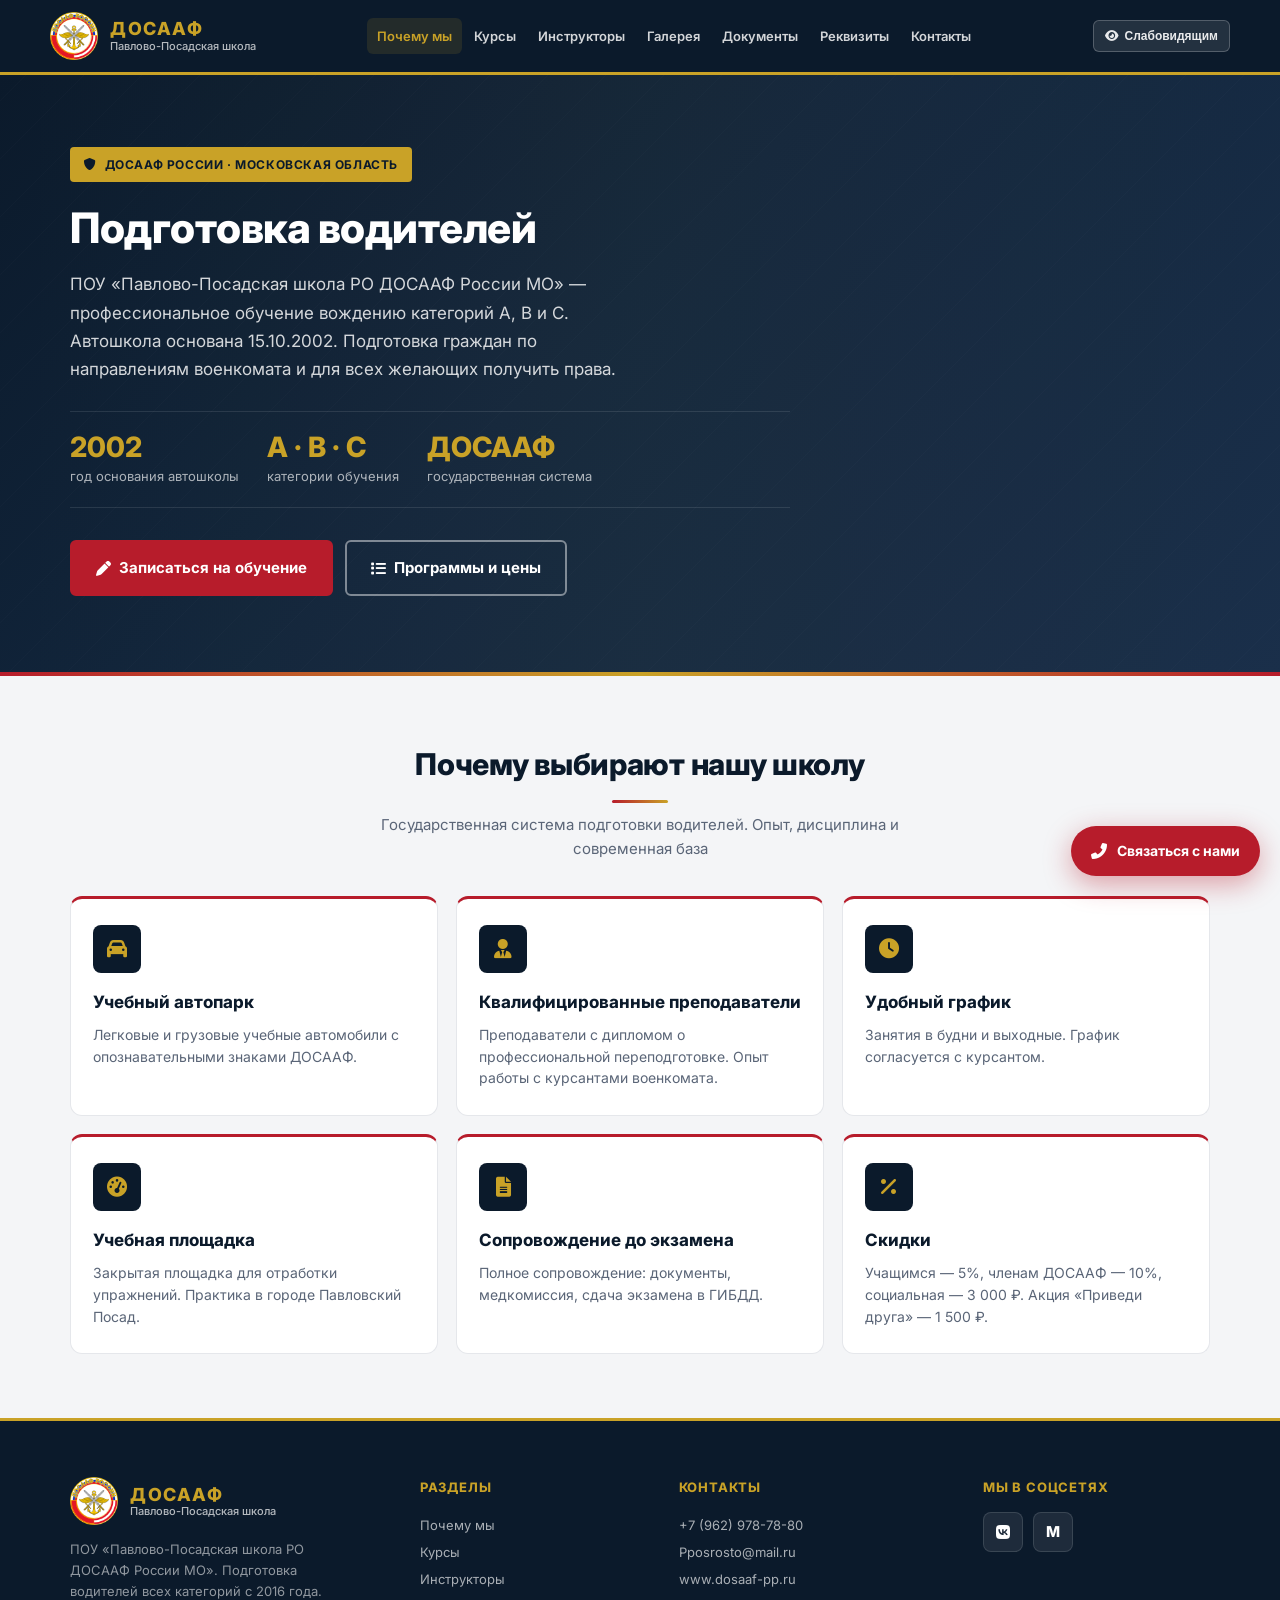
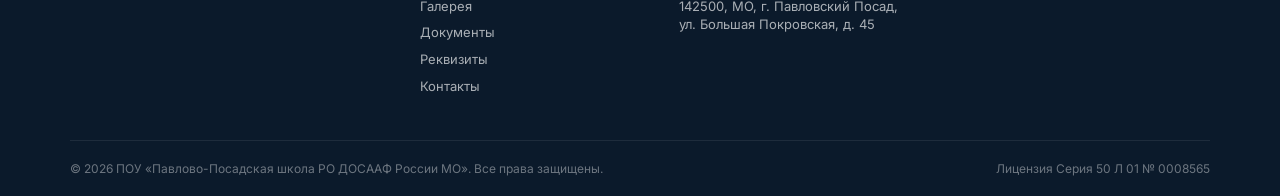
<file: index.html>
<!DOCTYPE html>
<html lang="ru">
<head>
  <meta charset="UTF-8">
  <meta name="viewport" content="width=device-width, initial-scale=1.0">
  <title>ПОУ «Павлово-Посадская школа РО ДОСААФ России МО»</title>
  <link rel="preconnect" href="https://fonts.googleapis.com">
  <link rel="preconnect" href="https://fonts.gstatic.com" crossorigin>
  <link href="https://fonts.googleapis.com/css2?family=Inter:opsz,wght@14..32,400;14..32,500;14..32,600;14..32,700;14..32,800&display=swap" rel="stylesheet">
  <link rel="stylesheet" href="https://cdnjs.cloudflare.com/ajax/libs/font-awesome/6.0.0-beta3/css/all.min.css">
  <link rel="stylesheet" href="style.css">
</head>
<body>
  <header>
    <div class="container header-inner">
      <a href="index.html" class="logo">
        <img src="images/dosaaf-logo.png" alt="Логотип ДОСААФ">
        <div class="logo-text-block">
          <span class="logo-title">ДОСААФ</span>
          <span class="logo-sub">Павлово-Посадская школа</span>
        </div>
      </a>
      <nav class="nav-desktop">
        <a href="index.html" class="active">Почему мы</a>
        <a href="courses.html">Курсы</a>
        <a href="instructors.html">Инструкторы</a>
        <a href="gallery.html">Галерея</a>
        <a href="documents.html">Документы</a>
        <a href="requisites.html">Реквизиты</a>
        <a href="contacts.html">Контакты</a>
      </nav>
      <div class="header-actions">
        <button type="button" class="a11y-toggle" id="a11yToggle" aria-pressed="false" title="Версия для слабовидящих">
        <i class="fas fa-eye" aria-hidden="true"></i>
        <span class="label">Слабовидящим</span>
      </button>
        <button class="burger" id="burger" aria-label="Меню" aria-expanded="false">
        <span></span><span></span><span></span>
      </button>
      </div>
    </div>
    <div class="mobile-menu" id="mobileMenu">
      <nav class="mobile-nav">
        <a href="index.html" class="active">Почему мы</a>
        <a href="courses.html">Курсы</a>
        <a href="instructors.html">Инструкторы</a>
        <a href="gallery.html">Галерея</a>
        <a href="documents.html">Документы</a>
        <a href="requisites.html">Реквизиты</a>
        <a href="contacts.html">Контакты</a>
        <div class="mobile-nav-phone">
          <a href="tel:+79629787880"><i class="fas fa-phone-alt"></i> +7 (962) 978-78-80</a>
        </div>
      </nav>
    </div>
  </header>

  <section class="hero">
    <div class="container hero-grid">
      <div class="hero-content">
        <div class="hero-badge">
          <i class="fas fa-shield-alt"></i> ДОСААФ России · Московская область
        </div>
        <h1 class="hero-title">
          Подготовка водителей
        </h1>
        <p class="hero-text">
          ПОУ «Павлово-Посадская школа РО ДОСААФ России МО» — профессиональное обучение вождению категорий A, B и C. Автошкола основана 15.10.2002. Подготовка граждан по направлениям военкомата и для всех желающих получить права.
        </p>
        <div class="hero-stats">
          <div class="stat-item">
            <h3>2002</h3>
            <p>год основания автошколы</p>
          </div>
          <div class="stat-item">
            <h3>A · B · C</h3>
            <p>категории обучения</p>
          </div>
          <div class="stat-item">
            <h3>ДОСААФ</h3>
            <p>государственная система</p>
          </div>
        </div>
        <div class="hero-buttons">
          <a href="contacts.html" class="btn">
            <i class="fas fa-pen"></i> Записаться на обучение
          </a>
          <a href="courses.html" class="btn btn-outline">
            <i class="fas fa-list"></i> Программы и цены
          </a>
        </div>
      </div>
    </div>
  </section>

  <section class="features" id="features">
    <div class="container">
      <h2 class="section-title">Почему выбирают нашу школу</h2>
      <p class="section-subtitle">Государственная система подготовки водителей. Опыт, дисциплина и современная база</p>

      <div class="features-grid">
        <div class="feature-card reveal reveal-delay-1">
          <div class="feature-icon"><i class="fas fa-car"></i></div>
          <h3>Учебный автопарк</h3>
          <p>Легковые и грузовые учебные автомобили с опознавательными знаками ДОСААФ.</p>
        </div>
        <div class="feature-card reveal reveal-delay-2">
          <div class="feature-icon"><i class="fas fa-user-tie"></i></div>
          <h3>Квалифицированные преподаватели</h3>
          <p>Преподаватели с дипломом о профессиональной переподготовке. Опыт работы с курсантами военкомата.</p>
        </div>
        <div class="feature-card reveal reveal-delay-3">
          <div class="feature-icon"><i class="fas fa-clock"></i></div>
          <h3>Удобный график</h3>
          <p>Занятия в будни и выходные. График согласуется с курсантом.</p>
        </div>
        <div class="feature-card reveal reveal-delay-4">
          <div class="feature-icon"><i class="fas fa-tachometer-alt"></i></div>
          <h3>Учебная площадка</h3>
          <p>Закрытая площадка для отработки упражнений. Практика в городе Павловский Посад.</p>
        </div>
        <div class="feature-card reveal reveal-delay-5">
          <div class="feature-icon"><i class="fas fa-file-alt"></i></div>
          <h3>Сопровождение до экзамена</h3>
          <p>Полное сопровождение: документы, медкомиссия, сдача экзамена в ГИБДД.</p>
        </div>
        <div class="feature-card reveal reveal-delay-6">
          <div class="feature-icon"><i class="fas fa-percent"></i></div>
          <h3>Скидки</h3>
          <p>Учащимся — 5%, членам ДОСААФ — 10%, социальная — 3 000 ₽. Акция «Приведи друга» — 1 500 ₽.</p>
        </div>
      </div>
    </div>
  </section>

  <footer>
    <div class="container">
      <div class="footer-grid">
        <div class="footer-brand">
          <a href="index.html" class="logo">
            <img src="images/dosaaf-logo.png" alt="Логотип ДОСААФ">
            <div class="logo-text-block">
              <span class="logo-title">ДОСААФ</span>
              <span class="logo-sub">Павлово-Посадская школа</span>
            </div>
          </a>
          <p>ПОУ «Павлово-Посадская школа РО ДОСААФ России МО». Подготовка водителей всех категорий с 2016 года.</p>
        </div>

        <div class="footer-links">
          <h4>Разделы</h4>
                              <a href="index.html">Почему мы</a>
          <a href="courses.html">Курсы</a>
          <a href="instructors.html">Инструкторы</a>
          <a href="gallery.html">Галерея</a>
          <a href="documents.html">Документы</a>
          <a href="requisites.html">Реквизиты</a>
          <a href="contacts.html">Контакты</a>
</div>

        <div class="footer-links">
          <h4>Контакты</h4>
          <a href="tel:+79629787880">+7 (962) 978-78-80</a>
          <a href="mailto:Pposrosto@mail.ru">Pposrosto@mail.ru</a>
          <a href="https://www.dosaaf-pp.ru" target="_blank">www.dosaaf-pp.ru</a>
          <a href="contacts.html">142500, МО, г. Павловский Посад,<br>ул. Большая Покровская, д. 45</a>
        </div>

        <div class="footer-links">
          <h4>Мы в соцсетях</h4>
          <div class="footer-social">
            <a href="https://vk.ru/ppdosaaf" target="_blank" rel="noopener" aria-label="ВКонтакте"><i class="fab fa-vk"></i></a>
            <a href="https://max.ru/" target="_blank" rel="noopener" class="social-max" aria-label="MAX" title="MAX: +7 (962) 978-78-80"><span class="max-icon">M</span></a>
          </div>
        </div>
      </div>

      <div class="footer-bottom">
        <div>© 2026 ПОУ «Павлово-Посадская школа РО ДОСААФ России МО». Все права защищены.</div>
        <div>Лицензия Серия 50 Л 01 № 0008565</div>
      </div>
    </div>
  </footer>

  <script>
    (function () {
      const burger = document.getElementById('burger');
      const mobileMenu = document.getElementById('mobileMenu');
      if (burger && mobileMenu) {
        function closeMenu() {
          burger.classList.remove('active');
          mobileMenu.classList.remove('open');
          burger.setAttribute('aria-expanded', 'false');
          document.body.style.overflow = '';
        }
        function openMenu() {
          burger.classList.add('active');
          mobileMenu.classList.add('open');
          burger.setAttribute('aria-expanded', 'true');
          document.body.style.overflow = 'hidden';
        }
        burger.addEventListener('click', function () {
          mobileMenu.classList.contains('open') ? closeMenu() : openMenu();
        });
        mobileMenu.addEventListener('click', function (e) {
          if (e.target === mobileMenu) closeMenu();
        });
        mobileMenu.querySelectorAll('a').forEach(function (l) { l.addEventListener('click', closeMenu); });
        document.addEventListener('keydown', function (e) { if (e.key === 'Escape') closeMenu(); });
      }
      const header = document.querySelector('header');
      if (header) {
        window.addEventListener('scroll', function () {
          header.classList.toggle('scrolled', window.scrollY > 20);
        }, { passive: true });
      }
      const reveals = document.querySelectorAll('.reveal');
      if (reveals.length && 'IntersectionObserver' in window) {
        const io = new IntersectionObserver(function (entries) {
          entries.forEach(function (e) {
            if (e.isIntersecting) { e.target.classList.add('visible'); io.unobserve(e.target); }
          });
        }, { threshold: 0.12, rootMargin: '0px 0px -40px 0px' });
        reveals.forEach(function (el) { io.observe(el); });
      } else {
        reveals.forEach(function (el) { el.classList.add('visible'); });
      }
      // Accessibility — simple B/W toggle
      (function () {
        var btn = document.getElementById('a11yToggle');
        if (!btn) return;
        var KEY = 'dosaaf-a11y';
        function apply(on) {
          document.body.classList.toggle('a11y-mode', on);
          btn.setAttribute('aria-pressed', on ? 'true' : 'false');
          var label = btn.querySelector('.label');
          if (label) label.textContent = on ? 'Обычная' : 'Слабовидящим';
          try { localStorage.setItem(KEY, on ? '1' : '0'); } catch (e) {}
        }
        try { if (localStorage.getItem(KEY) === '1') apply(true); } catch (e) {}
        btn.addEventListener('click', function () {
          apply(!document.body.classList.contains('a11y-mode'));
        });
      })();

    })();
  </script>

  <a href="contacts.html" class="fab-contact" aria-label="Связаться с нами">
    <i class="fas fa-phone-alt"></i>
    <span>Связаться с нами</span>
  </a>

</body>
</html>
</file>
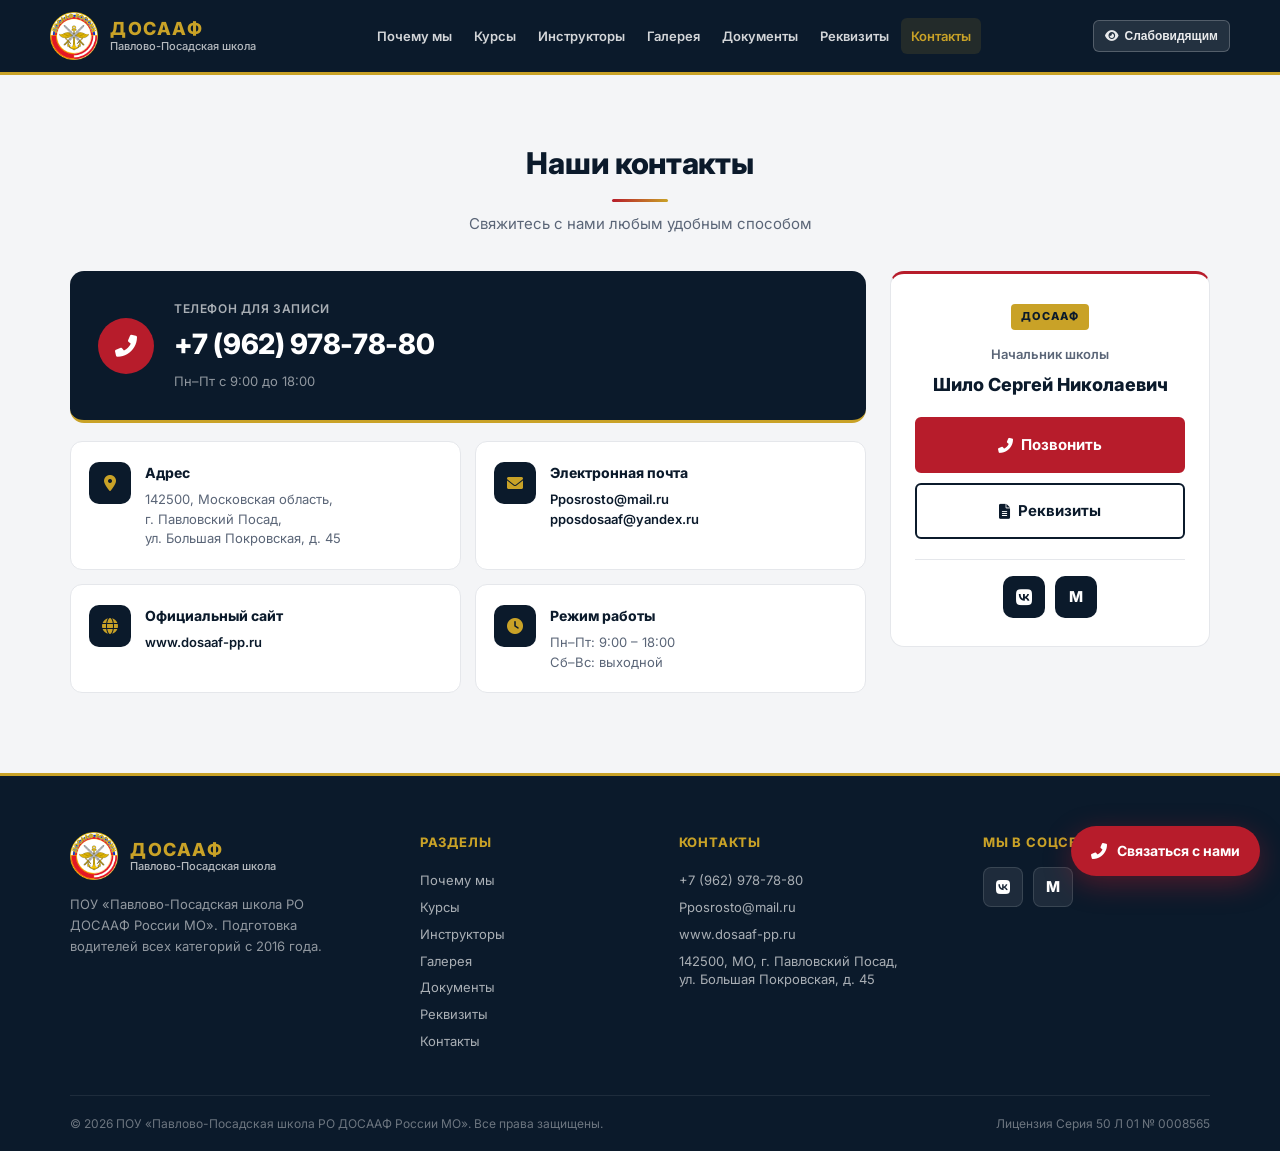
<file: contacts.html>
<!DOCTYPE html>
<html lang="ru">
<head>
  <meta charset="UTF-8">
  <meta name="viewport" content="width=device-width, initial-scale=1.0">
  <title>Контакты — ПОУ «Павлово-Посадская школа РО ДОСААФ России МО»</title>
  <link rel="preconnect" href="https://fonts.googleapis.com">
  <link rel="preconnect" href="https://fonts.gstatic.com" crossorigin>
  <link href="https://fonts.googleapis.com/css2?family=Inter:opsz,wght@14..32,400;14..32,500;14..32,600;14..32,700;14..32,800&display=swap" rel="stylesheet">
  <link rel="stylesheet" href="https://cdnjs.cloudflare.com/ajax/libs/font-awesome/6.0.0-beta3/css/all.min.css">
  <link rel="stylesheet" href="style.css">
</head>
<body>
  <header>
    <div class="container header-inner">
      <a href="index.html" class="logo">
        <img src="images/dosaaf-logo.png" alt="Логотип ДОСААФ">
        <div class="logo-text-block">
          <span class="logo-title">ДОСААФ</span>
          <span class="logo-sub">Павлово-Посадская школа</span>
        </div>
      </a>
      <nav class="nav-desktop">
        <a href="index.html">Почему мы</a>
        <a href="courses.html">Курсы</a>
        <a href="instructors.html">Инструкторы</a>
        <a href="gallery.html">Галерея</a>
        <a href="documents.html">Документы</a>
        <a href="requisites.html">Реквизиты</a>
        <a href="contacts.html" class="active">Контакты</a>
      </nav>
      <div class="header-actions">
        <button type="button" class="a11y-toggle" id="a11yToggle" aria-pressed="false" title="Версия для слабовидящих">
        <i class="fas fa-eye" aria-hidden="true"></i>
        <span class="label">Слабовидящим</span>
      </button>
        <button class="burger" id="burger" aria-label="Меню" aria-expanded="false">
        <span></span><span></span><span></span>
      </button>
      </div>
    </div>
    <div class="mobile-menu" id="mobileMenu">
      <nav class="mobile-nav">
        <a href="index.html">Почему мы</a>
        <a href="courses.html">Курсы</a>
        <a href="instructors.html">Инструкторы</a>
        <a href="gallery.html">Галерея</a>
        <a href="documents.html">Документы</a>
        <a href="requisites.html">Реквизиты</a>
        <a href="contacts.html" class="active">Контакты</a>
        <div class="mobile-nav-phone">
          <a href="tel:+79629787880"><i class="fas fa-phone-alt"></i> +7 (962) 978-78-80</a>
        </div>
      </nav>
    </div>
  </header>

  <section class="contact">
    <div class="container">
      <h2 class="section-title">Наши контакты</h2>
      <p class="section-subtitle">Свяжитесь с нами любым удобным способом</p>

      <div class="contacts-layout">
        <div class="contacts-main reveal">
          <div class="contact-hero-card">
            <div class="contact-hero-icon"><i class="fas fa-phone-alt"></i></div>
            <div>
              <div class="contact-hero-label">Телефон для записи</div>
              <a href="tel:+79629787880" class="contact-hero-value">+7 (962) 978-78-80</a>
              <p class="contact-hero-hint">Пн–Пт с 9:00 до 18:00</p>
            </div>
          </div>

          <div class="contacts-grid-modern">
            <div class="contact-item">
              <div class="contact-item-icon"><i class="fas fa-map-marker-alt"></i></div>
              <div>
                <h3>Адрес</h3>
                <p>142500, Московская область,<br>г. Павловский Посад,<br>ул. Большая Покровская, д. 45</p>
              </div>
            </div>
            <div class="contact-item">
              <div class="contact-item-icon"><i class="fas fa-envelope"></i></div>
              <div>
                <h3>Электронная почта</h3>
                <p><a href="mailto:Pposrosto@mail.ru">Pposrosto@mail.ru</a><br>
                <a href="mailto:pposdosaaf@yandex.ru">pposdosaaf@yandex.ru</a></p>
              </div>
            </div>
            <div class="contact-item">
              <div class="contact-item-icon"><i class="fas fa-globe"></i></div>
              <div>
                <h3>Официальный сайт</h3>
                <p><a href="https://www.dosaaf-pp.ru" target="_blank" rel="noopener">www.dosaaf-pp.ru</a></p>
              </div>
            </div>
            <div class="contact-item">
              <div class="contact-item-icon"><i class="fas fa-clock"></i></div>
              <div>
                <h3>Режим работы</h3>
                <p>Пн–Пт: 9:00 – 18:00<br>Сб–Вс: выходной</p>
              </div>
            </div>
          </div>
        </div>

        <aside class="contacts-aside reveal reveal-delay-2">
          <div class="contacts-aside-card">
            <div class="contacts-aside-badge">ДОСААФ</div>
            <h3>Начальник школы</h3>
            <p class="contacts-aside-name">Шило Сергей Николаевич</p>
            <a href="tel:+79629787880" class="btn contacts-aside-btn">
              <i class="fas fa-phone-alt"></i> Позвонить
            </a>
            <a href="requisites.html" class="btn btn-outline contacts-aside-btn">
              <i class="fas fa-file-alt"></i> Реквизиты
            </a>
            <div class="contacts-aside-social">
              <a href="https://vk.ru/ppdosaaf" target="_blank" rel="noopener" aria-label="ВКонтакте"><i class="fab fa-vk"></i></a>
              <a href="https://max.ru/" target="_blank" rel="noopener" class="social-max" aria-label="MAX"><span class="max-icon">M</span></a>
            </div>
          </div>
        </aside>
      </div>
    </div>
  </section>

  <footer>
    <div class="container">
      <div class="footer-grid">
        <div class="footer-brand">
          <a href="index.html" class="logo">
            <img src="images/dosaaf-logo.png" alt="Логотип ДОСААФ">
            <div class="logo-text-block">
              <span class="logo-title">ДОСААФ</span>
              <span class="logo-sub">Павлово-Посадская школа</span>
            </div>
          </a>
          <p>ПОУ «Павлово-Посадская школа РО ДОСААФ России МО». Подготовка водителей всех категорий с 2016 года.</p>
        </div>
        <div class="footer-links">
          <h4>Разделы</h4>
                              <a href="index.html">Почему мы</a>
          <a href="courses.html">Курсы</a>
          <a href="instructors.html">Инструкторы</a>
          <a href="gallery.html">Галерея</a>
          <a href="documents.html">Документы</a>
          <a href="requisites.html">Реквизиты</a>
          <a href="contacts.html">Контакты</a>
</div>
        <div class="footer-links">
          <h4>Контакты</h4>
          <a href="tel:+79629787880">+7 (962) 978-78-80</a>
          <a href="mailto:Pposrosto@mail.ru">Pposrosto@mail.ru</a>
          <a href="https://www.dosaaf-pp.ru" target="_blank">www.dosaaf-pp.ru</a>
          <a href="contacts.html">142500, МО, г. Павловский Посад,<br>ул. Большая Покровская, д. 45</a>
        </div>
        <div class="footer-links">
          <h4>Мы в соцсетях</h4>
          <div class="footer-social">
            <a href="https://vk.ru/ppdosaaf" target="_blank" rel="noopener" aria-label="ВКонтакте"><i class="fab fa-vk"></i></a>
            <a href="https://max.ru/" target="_blank" rel="noopener" class="social-max" aria-label="MAX" title="MAX: +7 (962) 978-78-80"><span class="max-icon">M</span></a>
          </div>
        </div>
      </div>
      <div class="footer-bottom">
        <div>© 2026 ПОУ «Павлово-Посадская школа РО ДОСААФ России МО». Все права защищены.</div>
        <div>Лицензия Серия 50 Л 01 № 0008565</div>
      </div>
    </div>
  </footer>

  <script>
    (function () {
      const burger = document.getElementById('burger');
      const mobileMenu = document.getElementById('mobileMenu');
      if (burger && mobileMenu) {
        function closeMenu() {
          burger.classList.remove('active');
          mobileMenu.classList.remove('open');
          burger.setAttribute('aria-expanded', 'false');
          document.body.style.overflow = '';
        }
        function openMenu() {
          burger.classList.add('active');
          mobileMenu.classList.add('open');
          burger.setAttribute('aria-expanded', 'true');
          document.body.style.overflow = 'hidden';
        }
        burger.addEventListener('click', function () {
          mobileMenu.classList.contains('open') ? closeMenu() : openMenu();
        });
        mobileMenu.addEventListener('click', function (e) {
          if (e.target === mobileMenu) closeMenu();
        });
        mobileMenu.querySelectorAll('a').forEach(function (l) { l.addEventListener('click', closeMenu); });
        document.addEventListener('keydown', function (e) { if (e.key === 'Escape') closeMenu(); });
      }
      const header = document.querySelector('header');
      if (header) {
        window.addEventListener('scroll', function () {
          header.classList.toggle('scrolled', window.scrollY > 20);
        }, { passive: true });
      }
      const reveals = document.querySelectorAll('.reveal');
      if (reveals.length && 'IntersectionObserver' in window) {
        const io = new IntersectionObserver(function (entries) {
          entries.forEach(function (e) {
            if (e.isIntersecting) { e.target.classList.add('visible'); io.unobserve(e.target); }
          });
        }, { threshold: 0.12, rootMargin: '0px 0px -40px 0px' });
        reveals.forEach(function (el) { io.observe(el); });
      } else {
        reveals.forEach(function (el) { el.classList.add('visible'); });
      }
      // Accessibility — simple B/W toggle
      (function () {
        var btn = document.getElementById('a11yToggle');
        if (!btn) return;
        var KEY = 'dosaaf-a11y';
        function apply(on) {
          document.body.classList.toggle('a11y-mode', on);
          btn.setAttribute('aria-pressed', on ? 'true' : 'false');
          var label = btn.querySelector('.label');
          if (label) label.textContent = on ? 'Обычная' : 'Слабовидящим';
          try { localStorage.setItem(KEY, on ? '1' : '0'); } catch (e) {}
        }
        try { if (localStorage.getItem(KEY) === '1') apply(true); } catch (e) {}
        btn.addEventListener('click', function () {
          apply(!document.body.classList.contains('a11y-mode'));
        });
      })();

    })();
  </script>

  <a href="contacts.html" class="fab-contact" aria-label="Связаться с нами">
    <i class="fas fa-phone-alt"></i>
    <span>Связаться с нами</span>
  </a>

</body>
</html>
</file>
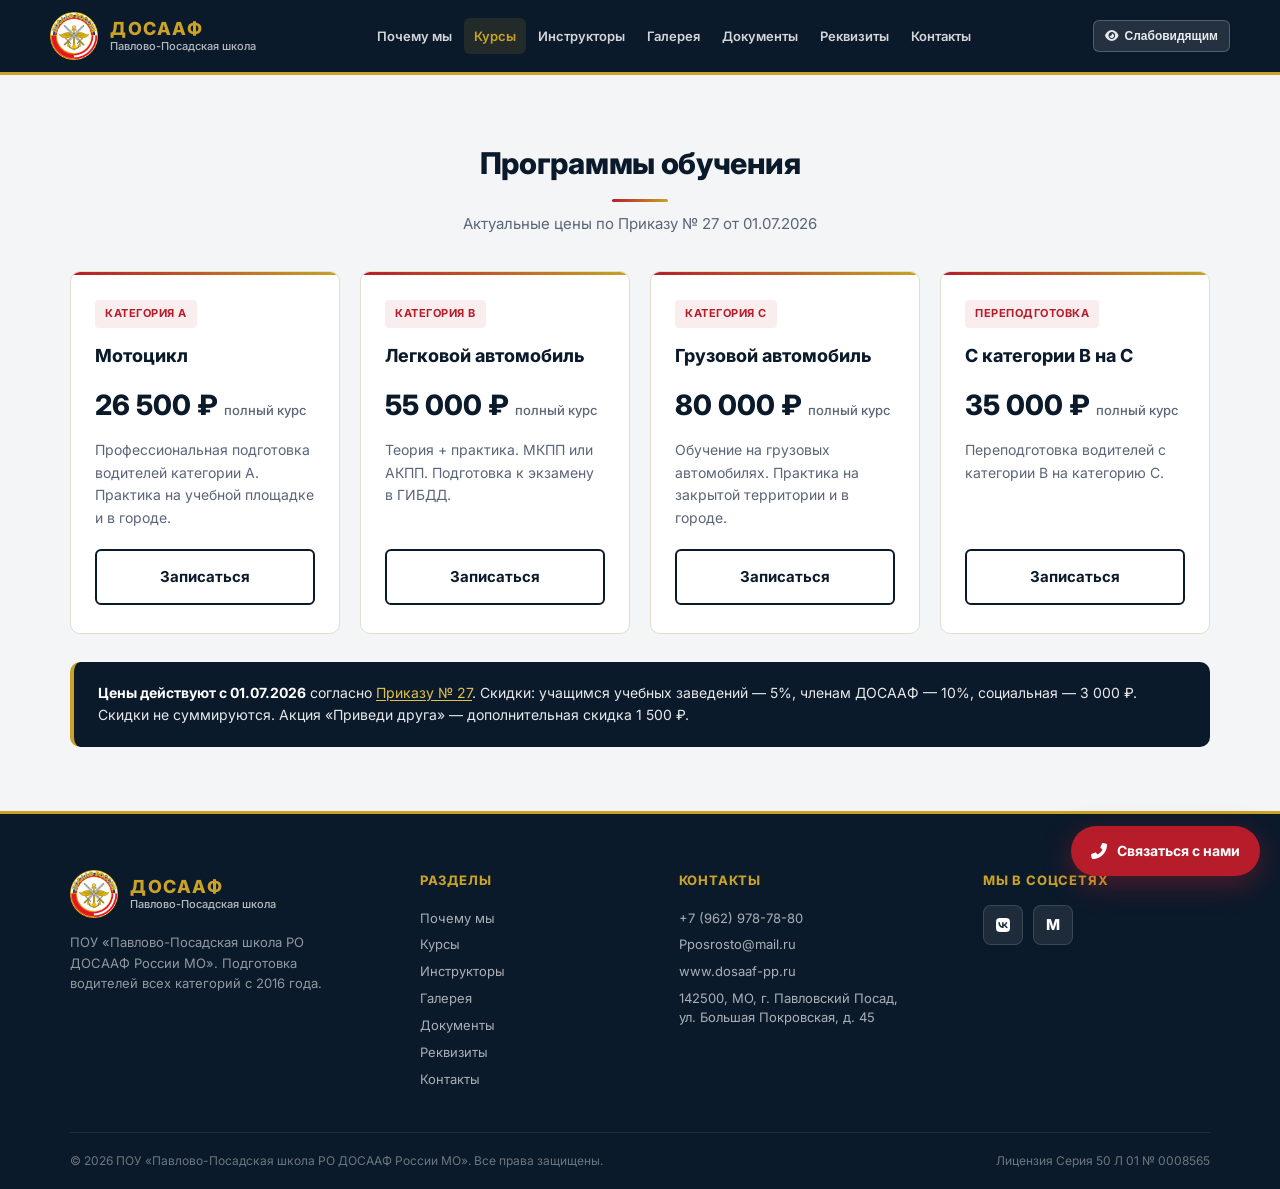
<file: courses.html>
<!DOCTYPE html>
<html lang="ru">
<head>
  <meta charset="UTF-8">
  <meta name="viewport" content="width=device-width, initial-scale=1.0">
  <title>Курсы — ПОУ «Павлово-Посадская школа РО ДОСААФ России МО»</title>
  <link rel="preconnect" href="https://fonts.googleapis.com">
  <link rel="preconnect" href="https://fonts.gstatic.com" crossorigin>
  <link href="https://fonts.googleapis.com/css2?family=Inter:opsz,wght@14..32,400;14..32,500;14..32,600;14..32,700;14..32,800&display=swap" rel="stylesheet">
  <link rel="stylesheet" href="https://cdnjs.cloudflare.com/ajax/libs/font-awesome/6.0.0-beta3/css/all.min.css">
  <link rel="stylesheet" href="style.css">
</head>
<body>
  <header>
    <div class="container header-inner">
      <a href="index.html" class="logo">
        <img src="images/dosaaf-logo.png" alt="Логотип ДОСААФ">
        <div class="logo-text-block">
          <span class="logo-title">ДОСААФ</span>
          <span class="logo-sub">Павлово-Посадская школа</span>
        </div>
      </a>
      <nav class="nav-desktop">
        <a href="index.html">Почему мы</a>
        <a href="courses.html" class="active">Курсы</a>
        <a href="instructors.html">Инструкторы</a>
        <a href="gallery.html">Галерея</a>
        <a href="documents.html">Документы</a>
        <a href="requisites.html">Реквизиты</a>
        <a href="contacts.html">Контакты</a>
      </nav>
      <div class="header-actions">
        <button type="button" class="a11y-toggle" id="a11yToggle" aria-pressed="false" title="Версия для слабовидящих">
        <i class="fas fa-eye" aria-hidden="true"></i>
        <span class="label">Слабовидящим</span>
      </button>
        <button class="burger" id="burger" aria-label="Меню" aria-expanded="false">
        <span></span><span></span><span></span>
      </button>
      </div>
    </div>
    <div class="mobile-menu" id="mobileMenu">
      <nav class="mobile-nav">
        <a href="index.html">Почему мы</a>
        <a href="courses.html" class="active">Курсы</a>
        <a href="instructors.html">Инструкторы</a>
        <a href="gallery.html">Галерея</a>
        <a href="documents.html">Документы</a>
        <a href="requisites.html">Реквизиты</a>
        <a href="contacts.html">Контакты</a>
        <div class="mobile-nav-phone">
          <a href="tel:+79629787880"><i class="fas fa-phone-alt"></i> +7 (962) 978-78-80</a>
        </div>
      </nav>
    </div>
  </header>

  <section class="courses">
    <div class="container">
      <h2 class="section-title">Программы обучения</h2>
      <p class="section-subtitle">Актуальные цены по Приказу № 27 от 01.07.2026</p>

      <div class="courses-grid">
        <div class="course-card reveal reveal-delay-1">
          <span class="course-tag">Категория A</span>
          <h3>Мотоцикл</h3>
          <div class="course-price">26 500 ₽ <small>полный курс</small></div>
          <p class="course-desc">
            Профессиональная подготовка водителей категории A. Практика на учебной площадке и в городе.
          </p>
          <a href="contacts.html" class="btn btn-outline">Записаться</a>
        </div>
        <div class="course-card reveal reveal-delay-2">
          <span class="course-tag">Категория B</span>
          <h3>Легковой автомобиль</h3>
          <div class="course-price">55 000 ₽ <small>полный курс</small></div>
          <p class="course-desc">
            Теория + практика. МКПП или АКПП. Подготовка к экзамену в ГИБДД.
          </p>
          <a href="contacts.html" class="btn btn-outline">Записаться</a>
        </div>
        <div class="course-card reveal reveal-delay-3">
          <span class="course-tag">Категория C</span>
          <h3>Грузовой автомобиль</h3>
          <div class="course-price">80 000 ₽ <small>полный курс</small></div>
          <p class="course-desc">
            Обучение на грузовых автомобилях. Практика на закрытой территории и в городе.
          </p>
          <a href="contacts.html" class="btn btn-outline">Записаться</a>
        </div>
        <div class="course-card reveal reveal-delay-4">
          <span class="course-tag">Переподготовка</span>
          <h3>С категории B на C</h3>
          <div class="course-price">35 000 ₽ <small>полный курс</small></div>
          <p class="course-desc">
            Переподготовка водителей с категории B на категорию C.
          </p>
          <a href="contacts.html" class="btn btn-outline">Записаться</a>
        </div>
      </div>

      <div class="price-note reveal">
        <p><strong>Цены действуют с 01.07.2026</strong> согласно <a href="documents/prices-order.pdf" target="_blank">Приказу № 27</a>. Скидки: учащимся учебных заведений — 5%, членам ДОСААФ — 10%, социальная — 3 000 ₽. Скидки не суммируются. Акция «Приведи друга» — дополнительная скидка 1 500 ₽.</p>
      </div>
    </div>
  </section>

  <footer>
    <div class="container">
      <div class="footer-grid">
        <div class="footer-brand">
          <a href="index.html" class="logo">
            <img src="images/dosaaf-logo.png" alt="Логотип ДОСААФ">
            <div class="logo-text-block">
              <span class="logo-title">ДОСААФ</span>
              <span class="logo-sub">Павлово-Посадская школа</span>
            </div>
          </a>
          <p>ПОУ «Павлово-Посадская школа РО ДОСААФ России МО». Подготовка водителей всех категорий с 2016 года.</p>
        </div>
        <div class="footer-links">
          <h4>Разделы</h4>
                              <a href="index.html">Почему мы</a>
          <a href="courses.html">Курсы</a>
          <a href="instructors.html">Инструкторы</a>
          <a href="gallery.html">Галерея</a>
          <a href="documents.html">Документы</a>
          <a href="requisites.html">Реквизиты</a>
          <a href="contacts.html">Контакты</a>
</div>
        <div class="footer-links">
          <h4>Контакты</h4>
          <a href="tel:+79629787880">+7 (962) 978-78-80</a>
          <a href="mailto:Pposrosto@mail.ru">Pposrosto@mail.ru</a>
          <a href="https://www.dosaaf-pp.ru" target="_blank">www.dosaaf-pp.ru</a>
          <a href="contacts.html">142500, МО, г. Павловский Посад,<br>ул. Большая Покровская, д. 45</a>
        </div>
        <div class="footer-links">
          <h4>Мы в соцсетях</h4>
          <div class="footer-social">
            <a href="https://vk.ru/ppdosaaf" target="_blank" rel="noopener" aria-label="ВКонтакте"><i class="fab fa-vk"></i></a>
            <a href="https://max.ru/" target="_blank" rel="noopener" class="social-max" aria-label="MAX" title="MAX: +7 (962) 978-78-80"><span class="max-icon">M</span></a>
          </div>
        </div>
      </div>
      <div class="footer-bottom">
        <div>© 2026 ПОУ «Павлово-Посадская школа РО ДОСААФ России МО». Все права защищены.</div>
        <div>Лицензия Серия 50 Л 01 № 0008565</div>
      </div>
    </div>
  </footer>

  <script>
    (function () {
      const burger = document.getElementById('burger');
      const mobileMenu = document.getElementById('mobileMenu');
      if (burger && mobileMenu) {
        function closeMenu() {
          burger.classList.remove('active');
          mobileMenu.classList.remove('open');
          burger.setAttribute('aria-expanded', 'false');
          document.body.style.overflow = '';
        }
        function openMenu() {
          burger.classList.add('active');
          mobileMenu.classList.add('open');
          burger.setAttribute('aria-expanded', 'true');
          document.body.style.overflow = 'hidden';
        }
        burger.addEventListener('click', function () {
          mobileMenu.classList.contains('open') ? closeMenu() : openMenu();
        });
        mobileMenu.addEventListener('click', function (e) {
          if (e.target === mobileMenu) closeMenu();
        });
        mobileMenu.querySelectorAll('a').forEach(function (l) { l.addEventListener('click', closeMenu); });
        document.addEventListener('keydown', function (e) { if (e.key === 'Escape') closeMenu(); });
      }
      const header = document.querySelector('header');
      if (header) {
        window.addEventListener('scroll', function () {
          header.classList.toggle('scrolled', window.scrollY > 20);
        }, { passive: true });
      }
      const reveals = document.querySelectorAll('.reveal');
      if (reveals.length && 'IntersectionObserver' in window) {
        const io = new IntersectionObserver(function (entries) {
          entries.forEach(function (e) {
            if (e.isIntersecting) { e.target.classList.add('visible'); io.unobserve(e.target); }
          });
        }, { threshold: 0.12, rootMargin: '0px 0px -40px 0px' });
        reveals.forEach(function (el) { io.observe(el); });
      } else {
        reveals.forEach(function (el) { el.classList.add('visible'); });
      }
      // Accessibility — simple B/W toggle
      (function () {
        var btn = document.getElementById('a11yToggle');
        if (!btn) return;
        var KEY = 'dosaaf-a11y';
        function apply(on) {
          document.body.classList.toggle('a11y-mode', on);
          btn.setAttribute('aria-pressed', on ? 'true' : 'false');
          var label = btn.querySelector('.label');
          if (label) label.textContent = on ? 'Обычная' : 'Слабовидящим';
          try { localStorage.setItem(KEY, on ? '1' : '0'); } catch (e) {}
        }
        try { if (localStorage.getItem(KEY) === '1') apply(true); } catch (e) {}
        btn.addEventListener('click', function () {
          apply(!document.body.classList.contains('a11y-mode'));
        });
      })();

    })();
  </script>

  <a href="contacts.html" class="fab-contact" aria-label="Связаться с нами">
    <i class="fas fa-phone-alt"></i>
    <span>Связаться с нами</span>
  </a>

</body>
</html>
</file>
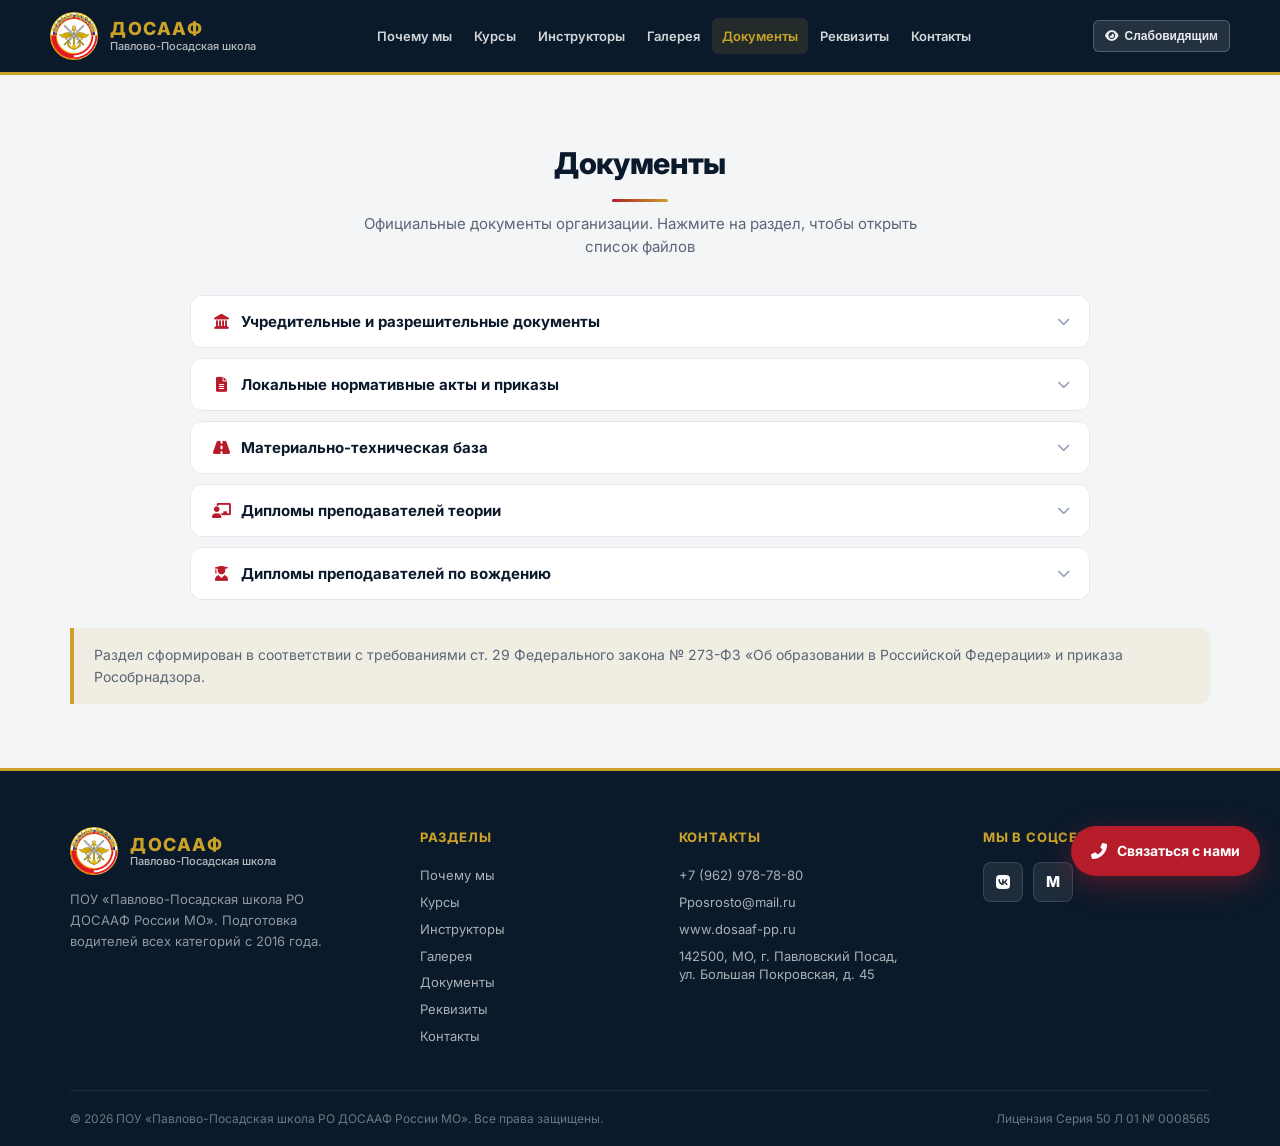
<file: documents.html>
<!DOCTYPE html>
<html lang="ru">
<head>
  <meta charset="UTF-8">
  <meta name="viewport" content="width=device-width, initial-scale=1.0">
  <title>Документы — ПОУ «Павлово-Посадская школа РО ДОСААФ России МО»</title>
  <link rel="preconnect" href="https://fonts.googleapis.com">
  <link rel="preconnect" href="https://fonts.gstatic.com" crossorigin>
  <link href="https://fonts.googleapis.com/css2?family=Inter:opsz,wght@14..32,400;14..32,500;14..32,600;14..32,700;14..32,800&display=swap" rel="stylesheet">
  <link rel="stylesheet" href="https://cdnjs.cloudflare.com/ajax/libs/font-awesome/6.0.0-beta3/css/all.min.css">
  <link rel="stylesheet" href="style.css">
</head>
<body>
  <header>
    <div class="container header-inner">
      <a href="index.html" class="logo">
        <img src="images/dosaaf-logo.png" alt="Логотип ДОСААФ">
        <div class="logo-text-block">
          <span class="logo-title">ДОСААФ</span>
          <span class="logo-sub">Павлово-Посадская школа</span>
        </div>
      </a>
      <nav class="nav-desktop">
        <a href="index.html">Почему мы</a>
        <a href="courses.html">Курсы</a>
        <a href="instructors.html">Инструкторы</a>
        <a href="gallery.html">Галерея</a>
        <a href="documents.html" class="active">Документы</a>
        <a href="requisites.html">Реквизиты</a>
        <a href="contacts.html">Контакты</a>
      </nav>
      <div class="header-actions">
        <button type="button" class="a11y-toggle" id="a11yToggle" aria-pressed="false" title="Версия для слабовидящих">
        <i class="fas fa-eye" aria-hidden="true"></i>
        <span class="label">Слабовидящим</span>
      </button>
        <button class="burger" id="burger" aria-label="Меню" aria-expanded="false">
        <span></span><span></span><span></span>
      </button>
      </div>
    </div>
    <div class="mobile-menu" id="mobileMenu">
      <nav class="mobile-nav">
        <a href="index.html">Почему мы</a>
        <a href="courses.html">Курсы</a>
        <a href="instructors.html">Инструкторы</a>
        <a href="gallery.html">Галерея</a>
        <a href="documents.html" class="active">Документы</a>
        <a href="requisites.html">Реквизиты</a>
        <a href="contacts.html">Контакты</a>
        <div class="mobile-nav-phone">
          <a href="tel:+79629787880"><i class="fas fa-phone-alt"></i> +7 (962) 978-78-80</a>
        </div>
      </nav>
    </div>
  </header>

  <section class="documents">
    <div class="container">
      <h2 class="section-title">Документы</h2>
      <p class="section-subtitle">Официальные документы организации. Нажмите на раздел, чтобы открыть список файлов</p>

      <div class="docs-accordion">
        <div class="docs-acc-item">
          <button type="button" class="docs-acc-btn" aria-expanded="false">
            <span><i class="fas fa-landmark"></i> Учредительные и разрешительные документы</span>
            <i class="fas fa-chevron-down docs-acc-chevron"></i>
          </button>
          <div class="docs-acc-panel">
            <div class="docs-grid">
              <a href="documents/ustav.pdf" target="_blank" class="doc-card">
                <div class="doc-icon"><i class="fas fa-book"></i></div>
                <div class="doc-body">
                  <h4>Устав организации</h4>
                  <p>Устав ПОУ «Павлово-Посадская школа РО ДОСААФ России МО» (новая редакция, 2015)</p>
                  <span class="doc-meta"><i class="fas fa-file-pdf"></i> PDF · открыть</span>
                </div>
              </a>
              <a href="documents/license.pdf" target="_blank" class="doc-card">
                <div class="doc-icon"><i class="fas fa-certificate"></i></div>
                <div class="doc-body">
                  <h4>Лицензия на образовательную деятельность</h4>
                  <p>Серия 50 Л 01 № 0008565, рег. № 76685 от 23.11.2016</p>
                  <span class="doc-meta"><i class="fas fa-file-pdf"></i> PDF · открыть</span>
                </div>
              </a>
              <a href="documents/license-appendix.pdf" target="_blank" class="doc-card">
                <div class="doc-icon"><i class="fas fa-paperclip"></i></div>
                <div class="doc-body">
                  <h4>Приложение к лицензии</h4>
                  <p>Приложение к лицензии на осуществление образовательной деятельности</p>
                  <span class="doc-meta"><i class="fas fa-file-pdf"></i> PDF · открыть</span>
                </div>
              </a>
              <a href="documents/registration.pdf" target="_blank" class="doc-card">
                <div class="doc-icon"><i class="fas fa-file-contract"></i></div>
                <div class="doc-body">
                  <h4>Свидетельство о государственной регистрации</h4>
                  <p>ОГРН 1025004641617</p>
                  <span class="doc-meta"><i class="fas fa-file-pdf"></i> PDF · открыть</span>
                </div>
              </a>
              <a href="documents/inn.pdf" target="_blank" class="doc-card">
                <div class="doc-icon"><i class="fas fa-id-card"></i></div>
                <div class="doc-body">
                  <h4>Свидетельство ИНН</h4>
                  <p>ИНН 5035004943</p>
                  <span class="doc-meta"><i class="fas fa-file-pdf"></i> PDF · открыть</span>
                </div>
              </a>
            </div>
          </div>
        </div>

        <div class="docs-acc-item">
          <button type="button" class="docs-acc-btn" aria-expanded="false">
            <span><i class="fas fa-file-alt"></i> Локальные нормативные акты и приказы</span>
            <i class="fas fa-chevron-down docs-acc-chevron"></i>
          </button>
          <div class="docs-acc-panel">
            <div class="docs-grid">
              <a href="documents/prices-order.pdf" target="_blank" class="doc-card">
                <div class="doc-icon"><i class="fas fa-ruble-sign"></i></div>
                <div class="doc-body">
                  <h4>Приказ № 27 о стоимости обучения</h4>
                  <p>Цены на обучение с 01.07.2026. Скидки и дополнительные услуги</p>
                  <span class="doc-meta"><i class="fas fa-file-pdf"></i> PDF · открыть</span>
                </div>
              </a>
            </div>
          </div>
        </div>

        <div class="docs-acc-item">
          <button type="button" class="docs-acc-btn" aria-expanded="false">
            <span><i class="fas fa-road"></i> Материально-техническая база</span>
            <i class="fas fa-chevron-down docs-acc-chevron"></i>
          </button>
          <div class="docs-acc-panel">
            <div class="docs-grid">
              <a href="documents/lab-platform.pdf" target="_blank" class="doc-card">
                <div class="doc-icon"><i class="fas fa-clipboard-check"></i></div>
                <div class="doc-body">
                  <h4>Лабораторное заключение площадки</h4>
                  <p>Заключение о соответствии учебной площадки</p>
                  <span class="doc-meta"><i class="fas fa-file-pdf"></i> PDF · открыть</span>
                </div>
              </a>
              <a href="documents/lighting-protocol.pdf" target="_blank" class="doc-card">
                <div class="doc-icon"><i class="fas fa-lightbulb"></i></div>
                <div class="doc-body">
                  <h4>Протокол измерений освещённости</h4>
                  <p>Протокол № 143 измерений физических факторов</p>
                  <span class="doc-meta"><i class="fas fa-file-pdf"></i> PDF · открыть</span>
                </div>
              </a>
            </div>
          </div>
        </div>

        <div class="docs-acc-item">
          <button type="button" class="docs-acc-btn" aria-expanded="false">
            <span><i class="fas fa-chalkboard-teacher"></i> Дипломы преподавателей теории</span>
            <i class="fas fa-chevron-down docs-acc-chevron"></i>
          </button>
          <div class="docs-acc-panel">
            <div class="docs-grid">
              <a href="documents/diplomas/arsenova.pdf" target="_blank" class="doc-card">
                <div class="doc-icon"><i class="fas fa-graduation-cap"></i></div>
                <div class="doc-body">
                  <h4>Арсёнова Светлана Евдокимовна</h4>
                  <p>Диплом о высшем образовании. Преподаватель теории</p>
                  <span class="doc-meta"><i class="fas fa-file-pdf"></i> PDF · открыть</span>
                </div>
              </a>
              <a href="documents/diplomas/maksenkov.pdf" target="_blank" class="doc-card">
                <div class="doc-icon"><i class="fas fa-graduation-cap"></i></div>
                <div class="doc-body">
                  <h4>Максенков Николай Павлович</h4>
                  <p>Диплом о высшем образовании, квалификация «Инженер»</p>
                  <span class="doc-meta"><i class="fas fa-file-pdf"></i> PDF · открыть</span>
                </div>
              </a>
            </div>
          </div>
        </div>

        <div class="docs-acc-item">
          <button type="button" class="docs-acc-btn" aria-expanded="false">
            <span><i class="fas fa-user-graduate"></i> Дипломы преподавателей по вождению</span>
            <i class="fas fa-chevron-down docs-acc-chevron"></i>
          </button>
          <div class="docs-acc-panel">
            <div class="docs-grid">
              <a href="documents/diplomas/shilo-sn.pdf" target="_blank" class="doc-card">
                <div class="doc-icon"><i class="fas fa-graduation-cap"></i></div>
                <div class="doc-body"><h4>Шило Сергей Николаевич</h4><p>Диплом · 256 ч. «Преподаватель»</p><span class="doc-meta"><i class="fas fa-file-pdf"></i> PDF · открыть</span></div>
              </a>
              <a href="documents/diplomas/shilo-ds.pdf" target="_blank" class="doc-card">
                <div class="doc-icon"><i class="fas fa-graduation-cap"></i></div>
                <div class="doc-body"><h4>Шило Данила Сергеевич</h4><p>Диплом · 256 ч. «Преподаватель»</p><span class="doc-meta"><i class="fas fa-file-pdf"></i> PDF · открыть</span></div>
              </a>
              <a href="documents/diplomas/chernyshev.pdf" target="_blank" class="doc-card">
                <div class="doc-icon"><i class="fas fa-graduation-cap"></i></div>
                <div class="doc-body"><h4>Чернышев Ярослав Ярославович</h4><p>Диплом · 256 ч. «Преподаватель»</p><span class="doc-meta"><i class="fas fa-file-pdf"></i> PDF · открыть</span></div>
              </a>
              <a href="documents/diplomas/suslov.pdf" target="_blank" class="doc-card">
                <div class="doc-icon"><i class="fas fa-graduation-cap"></i></div>
                <div class="doc-body"><h4>Суслов Александр Олегович</h4><p>Диплом · 256 ч. «Преподаватель»</p><span class="doc-meta"><i class="fas fa-file-pdf"></i> PDF · открыть</span></div>
              </a>
              <a href="documents/diplomas/sevostyanov.pdf" target="_blank" class="doc-card">
                <div class="doc-icon"><i class="fas fa-graduation-cap"></i></div>
                <div class="doc-body"><h4>Севостьянов Александр Иванович</h4><p>Диплом · 256 ч. «Преподаватель»</p><span class="doc-meta"><i class="fas fa-file-pdf"></i> PDF · открыть</span></div>
              </a>
              <a href="documents/diplomas/sudarikov.pdf" target="_blank" class="doc-card">
                <div class="doc-icon"><i class="fas fa-graduation-cap"></i></div>
                <div class="doc-body"><h4>Судариков Иван Александрович</h4><p>Диплом · 256 ч. «Преподаватель»</p><span class="doc-meta"><i class="fas fa-file-pdf"></i> PDF · открыть</span></div>
              </a>
              <a href="documents/diplomas/raguzov.pdf" target="_blank" class="doc-card">
                <div class="doc-icon"><i class="fas fa-graduation-cap"></i></div>
                <div class="doc-body"><h4>Рагузов Иван Сергеевич</h4><p>Диплом · 256 ч. «Преподаватель»</p><span class="doc-meta"><i class="fas fa-file-pdf"></i> PDF · открыть</span></div>
              </a>
              <a href="documents/diplomas/efimenko.pdf" target="_blank" class="doc-card">
                <div class="doc-icon"><i class="fas fa-graduation-cap"></i></div>
                <div class="doc-body"><h4>Ефименко Анатолий Владимирович</h4><p>Диплом · 256 ч. «Преподаватель»</p><span class="doc-meta"><i class="fas fa-file-pdf"></i> PDF · открыть</span></div>
              </a>
              <a href="documents/diplomas/klimov.pdf" target="_blank" class="doc-card">
                <div class="doc-icon"><i class="fas fa-graduation-cap"></i></div>
                <div class="doc-body"><h4>Климов Андрей Александрович</h4><p>Диплом · 256 ч. «Преподаватель»</p><span class="doc-meta"><i class="fas fa-file-pdf"></i> PDF · открыть</span></div>
              </a>
              <a href="documents/diplomas/bobylev-e.pdf" target="_blank" class="doc-card">
                <div class="doc-icon"><i class="fas fa-graduation-cap"></i></div>
                <div class="doc-body"><h4>Бобылев Евгений Владимирович</h4><p>Диплом · 256 ч. «Преподаватель»</p><span class="doc-meta"><i class="fas fa-file-pdf"></i> PDF · открыть</span></div>
              </a>
              <a href="documents/diplomas/bobylev-v.pdf" target="_blank" class="doc-card">
                <div class="doc-icon"><i class="fas fa-graduation-cap"></i></div>
                <div class="doc-body"><h4>Бобылев Василий Евгеньевич</h4><p>Диплом · 256 ч. «Преподаватель»</p><span class="doc-meta"><i class="fas fa-file-pdf"></i> PDF · открыть</span></div>
              </a>
            </div>
          </div>
        </div>
      </div>

      <div class="docs-note">
        <p>Раздел сформирован в соответствии с требованиями ст. 29 Федерального закона № 273-ФЗ «Об образовании в Российской Федерации» и приказа Рособрнадзора.</p>
      </div>
    </div>
  </section>

  <footer>
    <div class="container">
      <div class="footer-grid">
        <div class="footer-brand">
          <a href="index.html" class="logo">
            <img src="images/dosaaf-logo.png" alt="Логотип ДОСААФ">
            <div class="logo-text-block">
              <span class="logo-title">ДОСААФ</span>
              <span class="logo-sub">Павлово-Посадская школа</span>
            </div>
          </a>
          <p>ПОУ «Павлово-Посадская школа РО ДОСААФ России МО». Подготовка водителей всех категорий с 2016 года.</p>
        </div>
        <div class="footer-links">
          <h4>Разделы</h4>
                    <a href="index.html">Почему мы</a>
          <a href="courses.html">Курсы</a>
          <a href="instructors.html">Инструкторы</a>
          <a href="gallery.html">Галерея</a>
          <a href="documents.html">Документы</a>
          <a href="requisites.html">Реквизиты</a>
          <a href="contacts.html">Контакты</a>
</div>
        <div class="footer-links">
          <h4>Контакты</h4>
          <a href="tel:+79629787880">+7 (962) 978-78-80</a>
          <a href="mailto:Pposrosto@mail.ru">Pposrosto@mail.ru</a>
          <a href="https://www.dosaaf-pp.ru" target="_blank">www.dosaaf-pp.ru</a>
          <a href="contacts.html">142500, МО, г. Павловский Посад,<br>ул. Большая Покровская, д. 45</a>
        </div>
        <div class="footer-links">
          <h4>Мы в соцсетях</h4>
          <div class="footer-social">
            <a href="https://vk.ru/ppdosaaf" target="_blank" rel="noopener" aria-label="ВКонтакте"><i class="fab fa-vk"></i></a>
            <a href="https://max.ru/" target="_blank" rel="noopener" class="social-max" aria-label="MAX" title="MAX: +7 (962) 978-78-80"><span class="max-icon">M</span></a>
          </div>
        </div>
      </div>
      <div class="footer-bottom">
        <div>© 2026 ПОУ «Павлово-Посадская школа РО ДОСААФ России МО». Все права защищены.</div>
        <div>Лицензия Серия 50 Л 01 № 0008565</div>
      </div>
    </div>
  </footer>

  <script>
    (function () {
      const burger = document.getElementById('burger');
      const mobileMenu = document.getElementById('mobileMenu');
      if (burger && mobileMenu) {
        function closeMenu() {
          burger.classList.remove('active');
          mobileMenu.classList.remove('open');
          burger.setAttribute('aria-expanded', 'false');
          document.body.style.overflow = '';
        }
        function openMenu() {
          burger.classList.add('active');
          mobileMenu.classList.add('open');
          burger.setAttribute('aria-expanded', 'true');
          document.body.style.overflow = 'hidden';
        }
        burger.addEventListener('click', function () {
          mobileMenu.classList.contains('open') ? closeMenu() : openMenu();
        });
        mobileMenu.addEventListener('click', function (e) {
          if (e.target === mobileMenu) closeMenu();
        });
        mobileMenu.querySelectorAll('a').forEach(function (l) { l.addEventListener('click', closeMenu); });
        document.addEventListener('keydown', function (e) { if (e.key === 'Escape') closeMenu(); });
      }
      const header = document.querySelector('header');
      if (header) {
        window.addEventListener('scroll', function () {
          header.classList.toggle('scrolled', window.scrollY > 20);
        }, { passive: true });
      }
      const reveals = document.querySelectorAll('.reveal');
      if (reveals.length && 'IntersectionObserver' in window) {
        const io = new IntersectionObserver(function (entries) {
          entries.forEach(function (e) {
            if (e.isIntersecting) { e.target.classList.add('visible'); io.unobserve(e.target); }
          });
        }, { threshold: 0.12, rootMargin: '0px 0px -40px 0px' });
        reveals.forEach(function (el) { io.observe(el); });
      } else {
        reveals.forEach(function (el) { el.classList.add('visible'); });
      }
      // Accessibility — simple B/W toggle
      (function () {
        var btn = document.getElementById('a11yToggle');
        if (!btn) return;
        var KEY = 'dosaaf-a11y';
        function apply(on) {
          document.body.classList.toggle('a11y-mode', on);
          btn.setAttribute('aria-pressed', on ? 'true' : 'false');
          var label = btn.querySelector('.label');
          if (label) label.textContent = on ? 'Обычная' : 'Слабовидящим';
          try { localStorage.setItem(KEY, on ? '1' : '0'); } catch (e) {}
        }
        try { if (localStorage.getItem(KEY) === '1') apply(true); } catch (e) {}
        btn.addEventListener('click', function () {
          apply(!document.body.classList.contains('a11y-mode'));
        });
      })();

      // Documents accordion
      (function () {
        document.querySelectorAll('.docs-acc-btn').forEach(function (btn) {
          btn.addEventListener('click', function () {
            var item = btn.closest('.docs-acc-item');
            var open = item.classList.contains('open');
            document.querySelectorAll('.docs-acc-item.open').forEach(function (el) {
              el.classList.remove('open');
              el.querySelector('.docs-acc-btn').setAttribute('aria-expanded', 'false');
            });
            if (!open) {
              item.classList.add('open');
              btn.setAttribute('aria-expanded', 'true');
            }
          });
        });
      })();
    })();
  </script>

  <a href="contacts.html" class="fab-contact" aria-label="Связаться с нами">
    <i class="fas fa-phone-alt"></i>
    <span>Связаться с нами</span>
  </a>

</body>
</html>
</file>
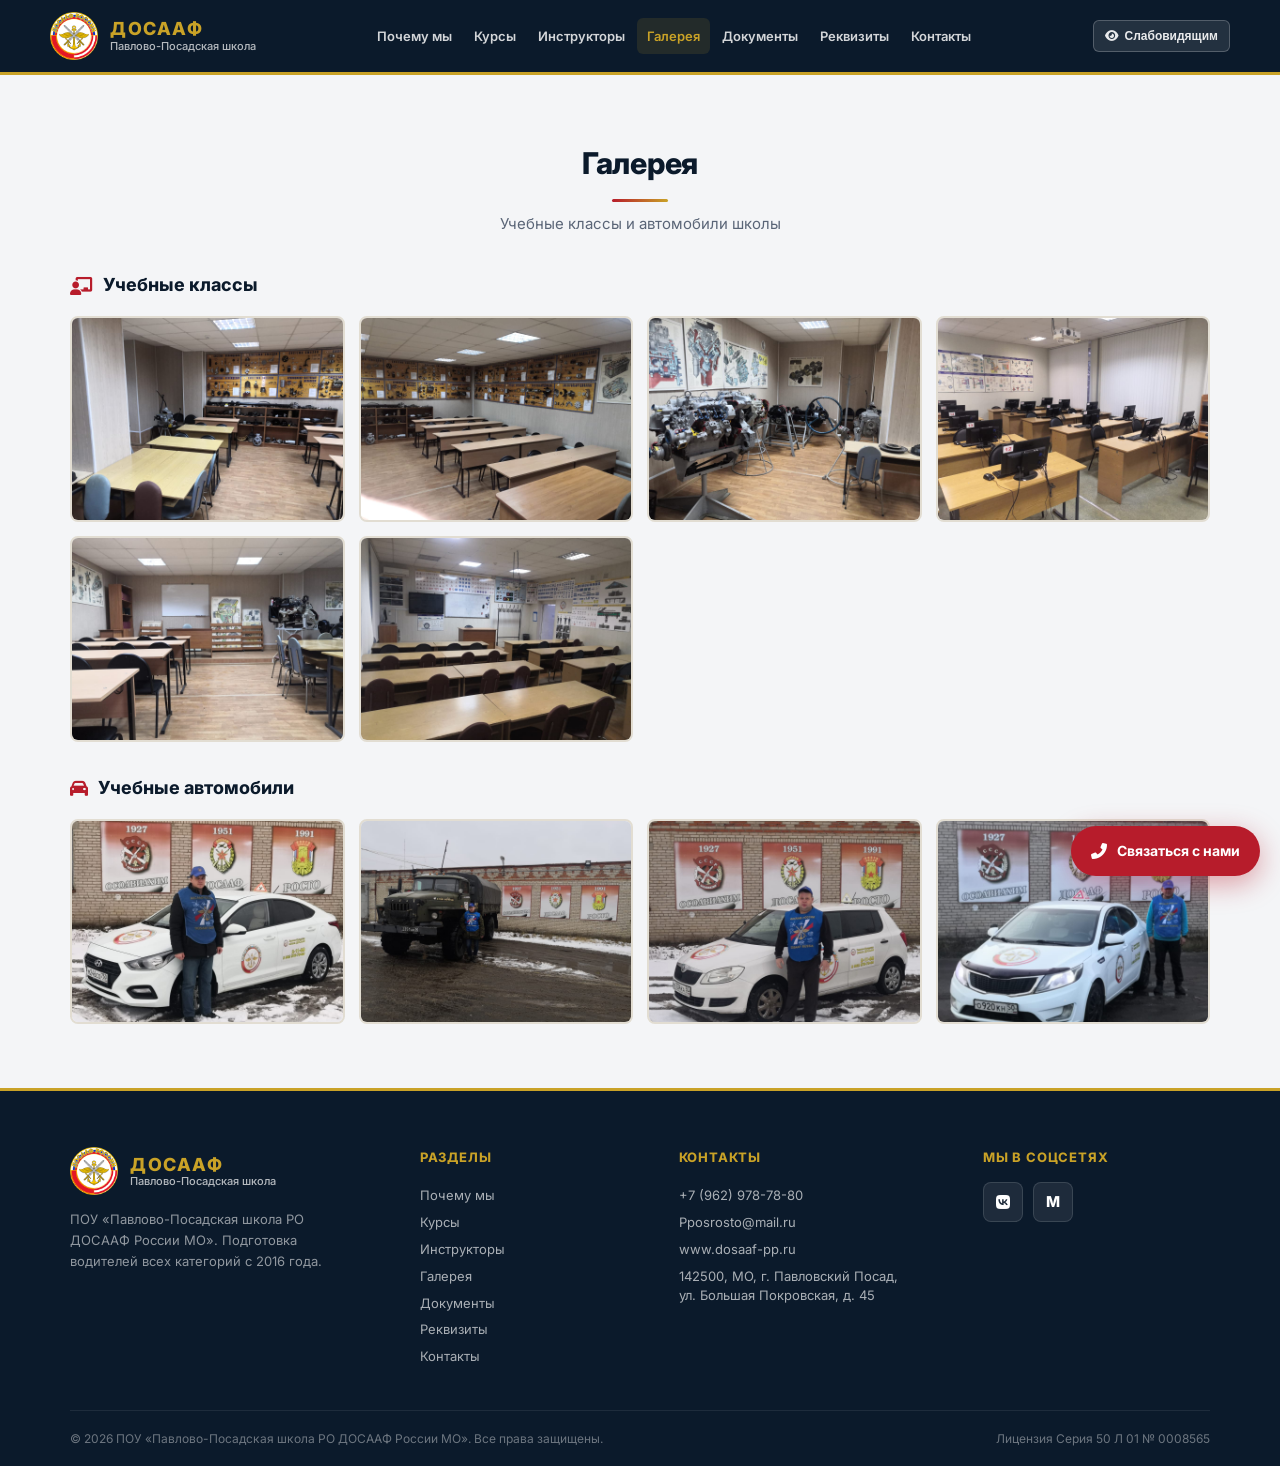
<file: gallery.html>
<!DOCTYPE html>
<html lang="ru">
<head>
  <meta charset="UTF-8">
  <meta name="viewport" content="width=device-width, initial-scale=1.0">
  <title>Галерея — ПОУ «Павлово-Посадская школа РО ДОСААФ России МО»</title>
  <link rel="preconnect" href="https://fonts.googleapis.com">
  <link rel="preconnect" href="https://fonts.gstatic.com" crossorigin>
  <link href="https://fonts.googleapis.com/css2?family=Inter:opsz,wght@14..32,400;14..32,500;14..32,600;14..32,700;14..32,800&display=swap" rel="stylesheet">
  <link rel="stylesheet" href="https://cdnjs.cloudflare.com/ajax/libs/font-awesome/6.0.0-beta3/css/all.min.css">
  <link rel="stylesheet" href="style.css">
</head>
<body>
  <header>
    <div class="container header-inner">
      <a href="index.html" class="logo">
        <img src="images/dosaaf-logo.png" alt="Логотип ДОСААФ">
        <div class="logo-text-block">
          <span class="logo-title">ДОСААФ</span>
          <span class="logo-sub">Павлово-Посадская школа</span>
        </div>
      </a>
      <nav class="nav-desktop">
        <a href="index.html">Почему мы</a>
        <a href="courses.html">Курсы</a>
        <a href="instructors.html">Инструкторы</a>
        <a href="gallery.html" class="active">Галерея</a>
        <a href="documents.html">Документы</a>
        <a href="requisites.html">Реквизиты</a>
        <a href="contacts.html">Контакты</a>
      </nav>
      <div class="header-actions">
        <button type="button" class="a11y-toggle" id="a11yToggle" aria-pressed="false" title="Версия для слабовидящих">
        <i class="fas fa-eye" aria-hidden="true"></i>
        <span class="label">Слабовидящим</span>
      </button>
        <button class="burger" id="burger" aria-label="Меню" aria-expanded="false">
        <span></span><span></span><span></span>
      </button>
      </div>
    </div>
    <div class="mobile-menu" id="mobileMenu">
      <nav class="mobile-nav">
        <a href="index.html">Почему мы</a>
        <a href="courses.html">Курсы</a>
        <a href="instructors.html">Инструкторы</a>
        <a href="gallery.html" class="active">Галерея</a>
        <a href="documents.html">Документы</a>
        <a href="requisites.html">Реквизиты</a>
        <a href="contacts.html">Контакты</a>
        <div class="mobile-nav-phone">
          <a href="tel:+79629787880"><i class="fas fa-phone-alt"></i> +7 (962) 978-78-80</a>
        </div>
      </nav>
    </div>
  </header>

  <section class="gallery">
    <div class="container">
      <h2 class="section-title">Галерея</h2>
      <p class="section-subtitle">Учебные классы и автомобили школы</p>

      <h3 class="gallery-group-title reveal"><i class="fas fa-chalkboard-teacher"></i> Учебные классы</h3>
      <div class="gallery-grid">
        <figure class="gallery-item reveal reveal-delay-1">
          <img src="images/gallery/class-1.jpg" alt="Класс с учебными стендами" loading="lazy">
        </figure>
        <figure class="gallery-item reveal reveal-delay-2">
          <img src="images/gallery/class-2.jpg" alt="Учебный класс" loading="lazy">
        </figure>
        <figure class="gallery-item reveal reveal-delay-3">
          <img src="images/gallery/class-3.jpg" alt="Класс с макетами двигателей" loading="lazy">
        </figure>
        <figure class="gallery-item reveal reveal-delay-4">
          <img src="images/gallery/class-4.jpg" alt="Компьютерный класс" loading="lazy">
        </figure>
        <figure class="gallery-item reveal reveal-delay-5">
          <img src="images/gallery/class-5.jpg" alt="Аудитория" loading="lazy">
        </figure>
        <figure class="gallery-item reveal reveal-delay-6">
          <img src="images/gallery/class-6.jpg" alt="Класс ПДД" loading="lazy">
        </figure>
      </div>

      <h3 class="gallery-group-title reveal"><i class="fas fa-car"></i> Учебные автомобили</h3>
      <div class="gallery-grid">
        <figure class="gallery-item reveal reveal-delay-1">
          <img src="images/gallery/car-1.jpg" alt="Учебный Hyundai" loading="lazy">
        </figure>
        <figure class="gallery-item reveal reveal-delay-2">
          <img src="images/gallery/car-2.jpg" alt="Учебный грузовой автомобиль" loading="lazy">
        </figure>
        <figure class="gallery-item reveal reveal-delay-3">
          <img src="images/gallery/car-3.jpg" alt="Учебный Skoda" loading="lazy">
        </figure>
        <figure class="gallery-item reveal reveal-delay-4">
          <img src="images/gallery/car-4.jpg" alt="Учебный Kia" loading="lazy">
        </figure>
      </div>
    </div>
  </section>

  <footer>
    <div class="container">
      <div class="footer-grid">
        <div class="footer-brand">
          <a href="index.html" class="logo">
            <img src="images/dosaaf-logo.png" alt="Логотип ДОСААФ">
            <div class="logo-text-block">
              <span class="logo-title">ДОСААФ</span>
              <span class="logo-sub">Павлово-Посадская школа</span>
            </div>
          </a>
          <p>ПОУ «Павлово-Посадская школа РО ДОСААФ России МО». Подготовка водителей всех категорий с 2016 года.</p>
        </div>
        <div class="footer-links">
          <h4>Разделы</h4>
          <a href="index.html">Почему мы</a>
          <a href="courses.html">Курсы</a>
          <a href="instructors.html">Инструкторы</a>
          <a href="gallery.html">Галерея</a>
          <a href="documents.html">Документы</a>
          <a href="requisites.html">Реквизиты</a>
          <a href="contacts.html">Контакты</a>
        </div>
        <div class="footer-links">
          <h4>Контакты</h4>
          <a href="tel:+79629787880">+7 (962) 978-78-80</a>
          <a href="mailto:Pposrosto@mail.ru">Pposrosto@mail.ru</a>
          <a href="https://www.dosaaf-pp.ru" target="_blank">www.dosaaf-pp.ru</a>
          <a href="contacts.html">142500, МО, г. Павловский Посад,<br>ул. Большая Покровская, д. 45</a>
        </div>
        <div class="footer-links">
          <h4>Мы в соцсетях</h4>
          <div class="footer-social">
            <a href="https://vk.ru/ppdosaaf" target="_blank" rel="noopener" aria-label="ВКонтакте"><i class="fab fa-vk"></i></a>
            <a href="https://max.ru/" target="_blank" rel="noopener" class="social-max" aria-label="MAX" title="MAX: +7 (962) 978-78-80"><span class="max-icon">M</span></a>
          </div>
        </div>
      </div>
      <div class="footer-bottom">
        <div>© 2026 ПОУ «Павлово-Посадская школа РО ДОСААФ России МО». Все права защищены.</div>
        <div>Лицензия Серия 50 Л 01 № 0008565</div>
      </div>
    </div>
  </footer>

  <script>
    (function () {
      const burger = document.getElementById('burger');
      const mobileMenu = document.getElementById('mobileMenu');
      if (burger && mobileMenu) {
        function closeMenu() {
          burger.classList.remove('active');
          mobileMenu.classList.remove('open');
          burger.setAttribute('aria-expanded', 'false');
          document.body.style.overflow = '';
        }
        function openMenu() {
          burger.classList.add('active');
          mobileMenu.classList.add('open');
          burger.setAttribute('aria-expanded', 'true');
          document.body.style.overflow = 'hidden';
        }
        burger.addEventListener('click', function () {
          mobileMenu.classList.contains('open') ? closeMenu() : openMenu();
        });
        mobileMenu.addEventListener('click', function (e) {
          if (e.target === mobileMenu) closeMenu();
        });
        mobileMenu.querySelectorAll('a').forEach(function (l) { l.addEventListener('click', closeMenu); });
        document.addEventListener('keydown', function (e) { if (e.key === 'Escape') closeMenu(); });
      }
      const header = document.querySelector('header');
      if (header) {
        window.addEventListener('scroll', function () {
          header.classList.toggle('scrolled', window.scrollY > 20);
        }, { passive: true });
      }
      const reveals = document.querySelectorAll('.reveal');
      if (reveals.length && 'IntersectionObserver' in window) {
        const io = new IntersectionObserver(function (entries) {
          entries.forEach(function (e) {
            if (e.isIntersecting) { e.target.classList.add('visible'); io.unobserve(e.target); }
          });
        }, { threshold: 0.12, rootMargin: '0px 0px -40px 0px' });
        reveals.forEach(function (el) { io.observe(el); });
      } else {
        reveals.forEach(function (el) { el.classList.add('visible'); });
      }
      // Accessibility — simple B/W toggle
      (function () {
        var btn = document.getElementById('a11yToggle');
        if (!btn) return;
        var KEY = 'dosaaf-a11y';
        function apply(on) {
          document.body.classList.toggle('a11y-mode', on);
          btn.setAttribute('aria-pressed', on ? 'true' : 'false');
          var label = btn.querySelector('.label');
          if (label) label.textContent = on ? 'Обычная' : 'Слабовидящим';
          try { localStorage.setItem(KEY, on ? '1' : '0'); } catch (e) {}
        }
        try { if (localStorage.getItem(KEY) === '1') apply(true); } catch (e) {}
        btn.addEventListener('click', function () {
          apply(!document.body.classList.contains('a11y-mode'));
        });
      })();

    })();
  </script>

  <a href="contacts.html" class="fab-contact" aria-label="Связаться с нами">
    <i class="fas fa-phone-alt"></i>
    <span>Связаться с нами</span>
  </a>

</body>
</html>
</file>
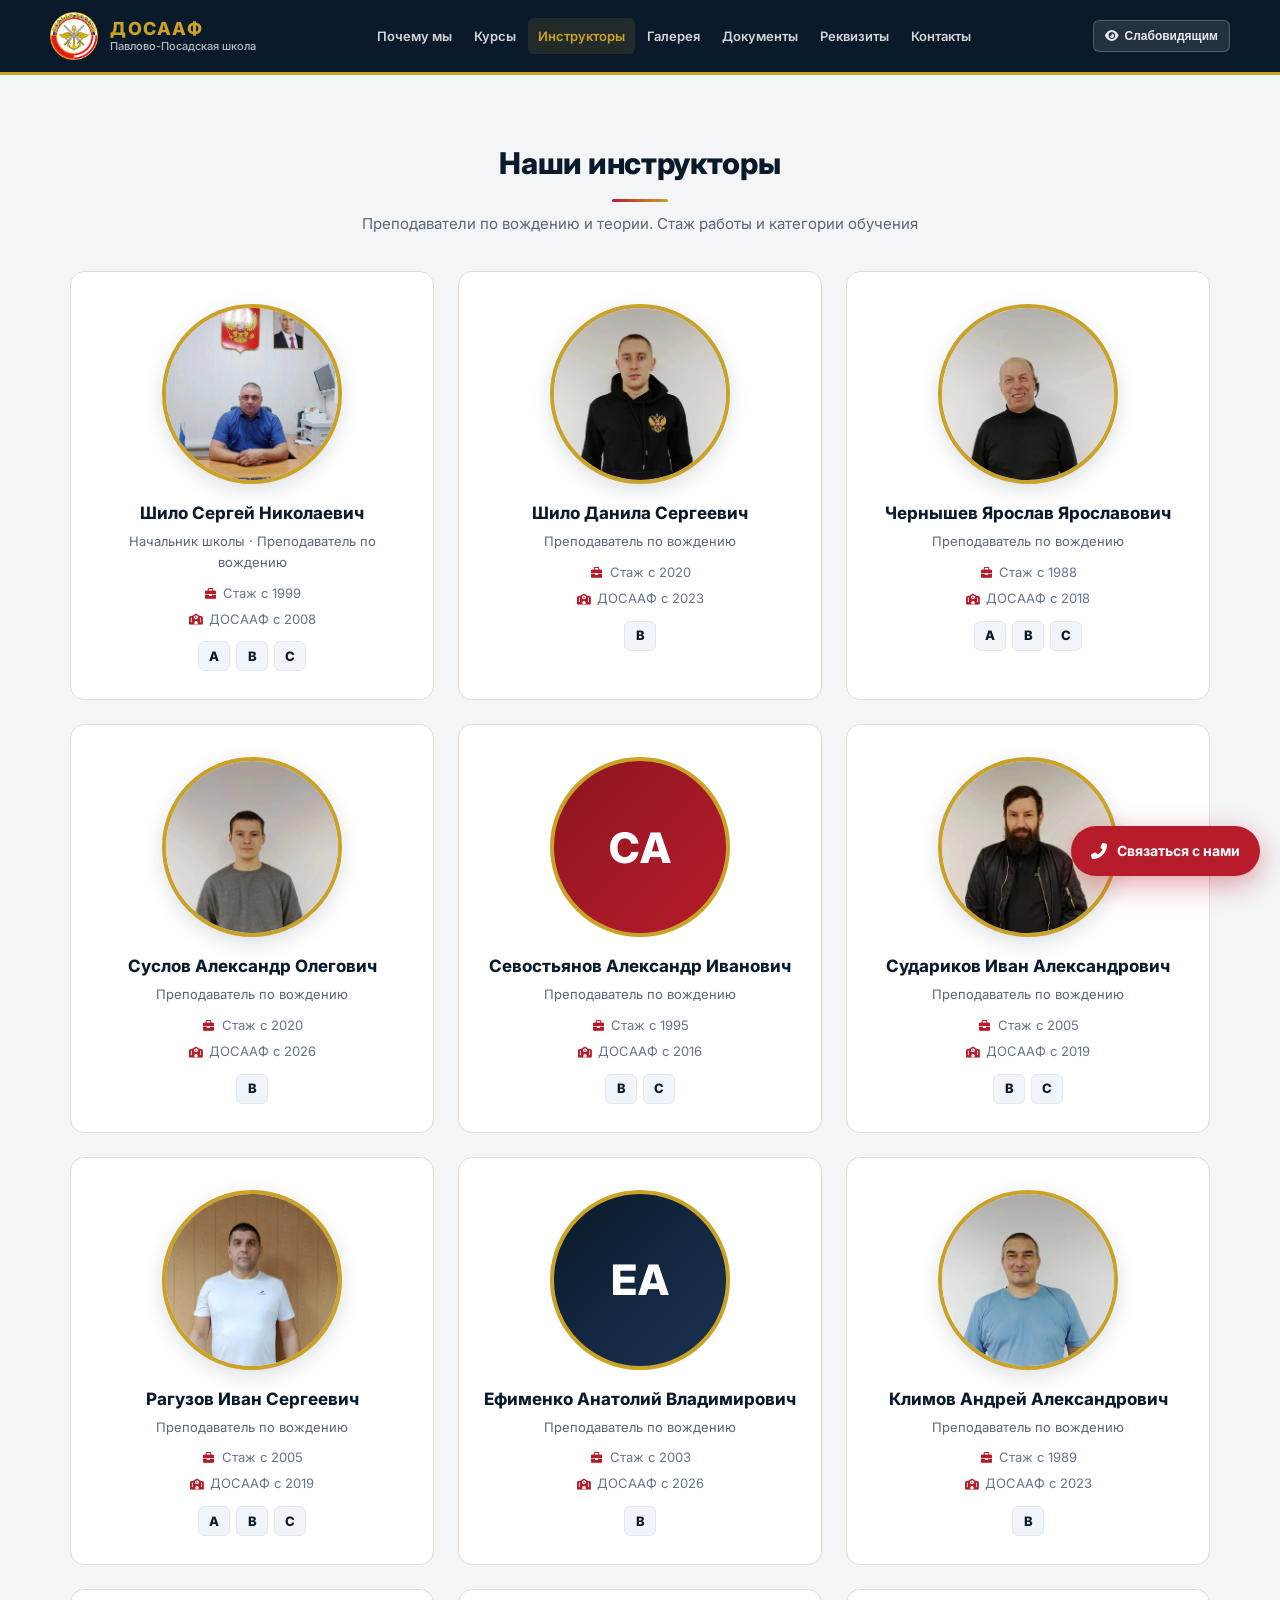
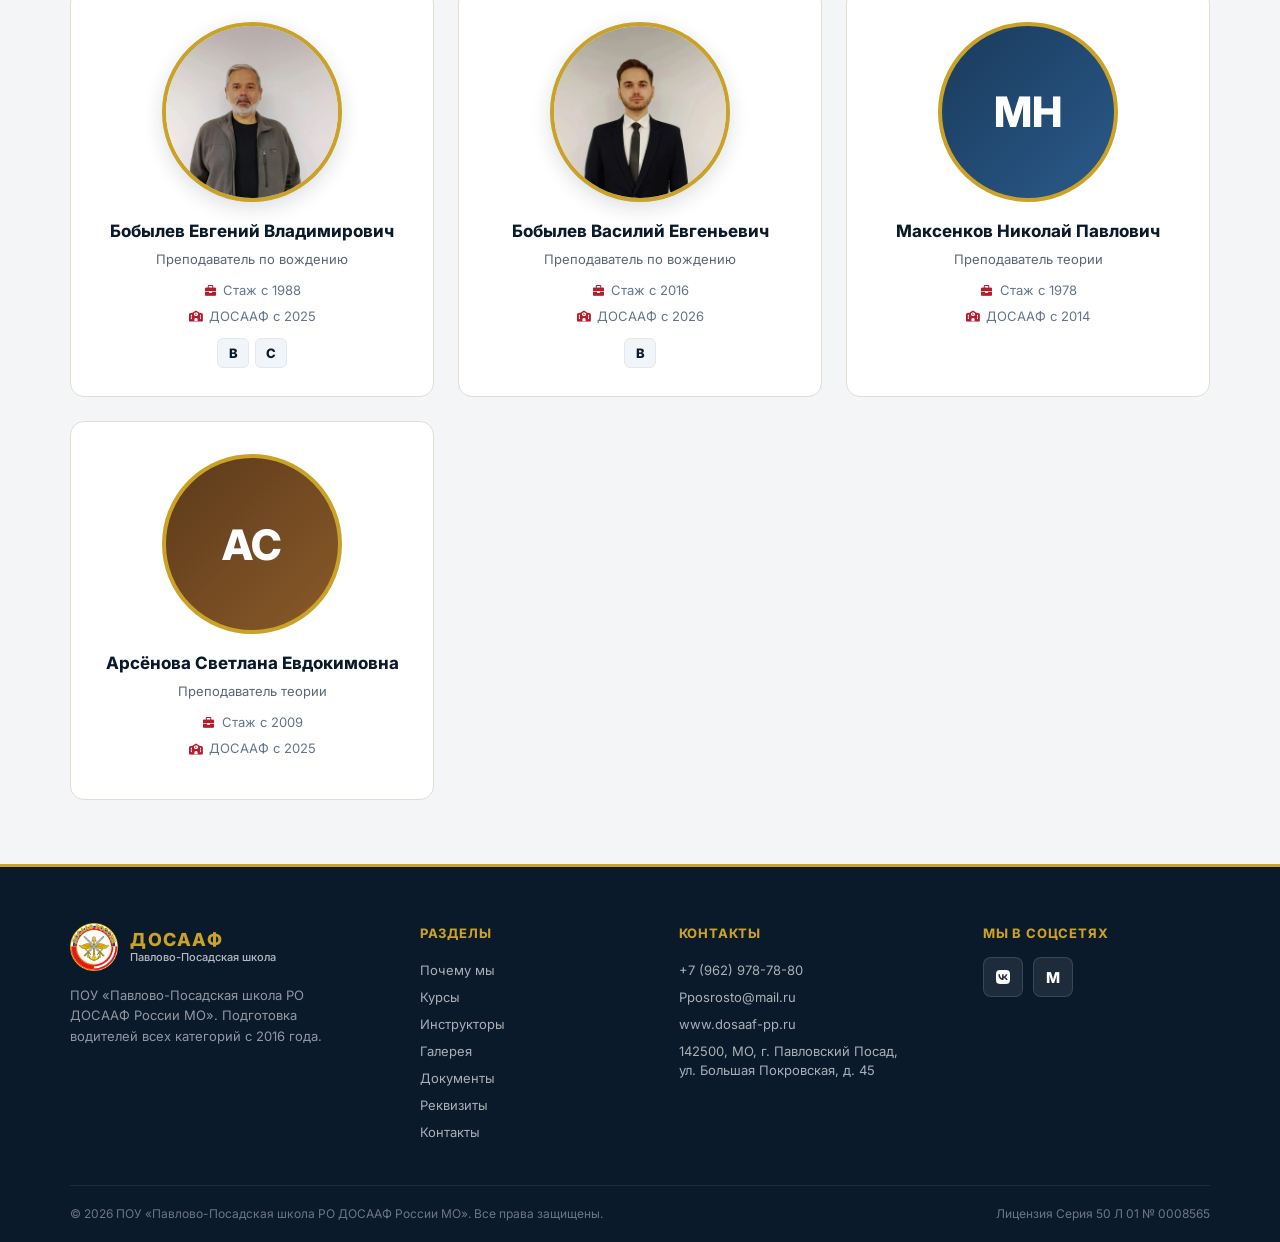
<file: instructors.html>
<!DOCTYPE html>
<html lang="ru">
<head>
  <meta charset="UTF-8">
  <meta name="viewport" content="width=device-width, initial-scale=1.0">
  <title>Инструкторы — ПОУ «Павлово-Посадская школа РО ДОСААФ России МО»</title>
  <link rel="preconnect" href="https://fonts.googleapis.com">
  <link rel="preconnect" href="https://fonts.gstatic.com" crossorigin>
  <link href="https://fonts.googleapis.com/css2?family=Inter:opsz,wght@14..32,400;14..32,500;14..32,600;14..32,700;14..32,800&display=swap" rel="stylesheet">
  <link rel="stylesheet" href="https://cdnjs.cloudflare.com/ajax/libs/font-awesome/6.0.0-beta3/css/all.min.css">
  <link rel="stylesheet" href="style.css">
</head>
<body>
  <header>
    <div class="container header-inner">
      <a href="index.html" class="logo">
        <img src="images/dosaaf-logo.png" alt="Логотип ДОСААФ">
        <div class="logo-text-block">
          <span class="logo-title">ДОСААФ</span>
          <span class="logo-sub">Павлово-Посадская школа</span>
        </div>
      </a>
      <nav class="nav-desktop">
        <a href="index.html">Почему мы</a>
        <a href="courses.html">Курсы</a>
        <a href="instructors.html" class="active">Инструкторы</a>
        <a href="gallery.html">Галерея</a>
        <a href="documents.html">Документы</a>
        <a href="requisites.html">Реквизиты</a>
        <a href="contacts.html">Контакты</a>
      </nav>
      <div class="header-actions">
        <button type="button" class="a11y-toggle" id="a11yToggle" aria-pressed="false" title="Версия для слабовидящих">
        <i class="fas fa-eye" aria-hidden="true"></i>
        <span class="label">Слабовидящим</span>
      </button>
        <button class="burger" id="burger" aria-label="Меню" aria-expanded="false">
        <span></span><span></span><span></span>
      </button>
      </div>
    </div>
    <div class="mobile-menu" id="mobileMenu">
      <nav class="mobile-nav">
        <a href="index.html">Почему мы</a>
        <a href="courses.html">Курсы</a>
        <a href="instructors.html" class="active">Инструкторы</a>
        <a href="gallery.html">Галерея</a>
        <a href="documents.html">Документы</a>
        <a href="requisites.html">Реквизиты</a>
        <a href="contacts.html">Контакты</a>
        <div class="mobile-nav-phone">
          <a href="tel:+79629787880"><i class="fas fa-phone-alt"></i> +7 (962) 978-78-80</a>
        </div>
      </nav>
    </div>
  </header>

  <section class="instructors">
    <div class="container">
      <h2 class="section-title">Наши инструкторы</h2>
      <p class="section-subtitle">Преподаватели по вождению и теории. Стаж работы и категории обучения</p>

      <div class="instructors-grid">
        <div class="instructor-card reveal reveal-delay-1">
          <div class="instructor-photo"><img src="images/instructors/shilo-sn.jpg" alt="Шило Сергей Николаевич" loading="lazy"></div>
          <h4>Шило Сергей Николаевич</h4>
          <p class="instructor-role">Начальник школы · Преподаватель по вождению</p>
          <div class="instructor-meta">
            <span><i class="fas fa-briefcase"></i> Стаж с 1999</span>
            <span><i class="fas fa-school"></i> ДОСААФ с 2008</span>
          </div>
          <div class="instructor-cats"><span>A</span><span>B</span><span>C</span></div>
        </div>

        <div class="instructor-card reveal reveal-delay-2">
          <div class="instructor-photo"><img src="images/instructors/shilo-ds.jpg" alt="Шило Данила Сергеевич" loading="lazy"></div>
          <h4>Шило Данила Сергеевич</h4>
          <p class="instructor-role">Преподаватель по вождению</p>
          <div class="instructor-meta">
            <span><i class="fas fa-briefcase"></i> Стаж с 2020</span>
            <span><i class="fas fa-school"></i> ДОСААФ с 2023</span>
          </div>
          <div class="instructor-cats"><span>B</span></div>
        </div>

        <div class="instructor-card reveal reveal-delay-3">
          <div class="instructor-photo"><img src="images/instructors/chernyshev.jpg" alt="Чернышев Ярослав Ярославович" loading="lazy"></div>
          <h4>Чернышев Ярослав Ярославович</h4>
          <p class="instructor-role">Преподаватель по вождению</p>
          <div class="instructor-meta">
            <span><i class="fas fa-briefcase"></i> Стаж с 1988</span>
            <span><i class="fas fa-school"></i> ДОСААФ с 2018</span>
          </div>
          <div class="instructor-cats"><span>A</span><span>B</span><span>C</span></div>
        </div>

        <div class="instructor-card reveal reveal-delay-4">
          <div class="instructor-photo"><img src="images/instructors/suslov.jpg" alt="Суслов Александр Олегович" loading="lazy"></div>
          <h4>Суслов Александр Олегович</h4>
          <p class="instructor-role">Преподаватель по вождению</p>
          <div class="instructor-meta">
            <span><i class="fas fa-briefcase"></i> Стаж с 2020</span>
            <span><i class="fas fa-school"></i> ДОСААФ с 2026</span>
          </div>
          <div class="instructor-cats"><span>B</span></div>
        </div>

        <div class="instructor-card reveal reveal-delay-1">
          <div class="instructor-avatar av-2">СА</div>
          <h4>Севостьянов Александр Иванович</h4>
          <p class="instructor-role">Преподаватель по вождению</p>
          <div class="instructor-meta">
            <span><i class="fas fa-briefcase"></i> Стаж с 1995</span>
            <span><i class="fas fa-school"></i> ДОСААФ с 2016</span>
          </div>
          <div class="instructor-cats"><span>B</span><span>C</span></div>
        </div>

        <div class="instructor-card reveal reveal-delay-2">
          <div class="instructor-photo"><img src="images/instructors/sudarikov.jpg" alt="Судариков Иван Александрович" loading="lazy"></div>
          <h4>Судариков Иван Александрович</h4>
          <p class="instructor-role">Преподаватель по вождению</p>
          <div class="instructor-meta">
            <span><i class="fas fa-briefcase"></i> Стаж с 2005</span>
            <span><i class="fas fa-school"></i> ДОСААФ с 2019</span>
          </div>
          <div class="instructor-cats"><span>B</span><span>C</span></div>
        </div>

        <div class="instructor-card reveal reveal-delay-3">
          <div class="instructor-photo"><img src="images/instructors/raguzov.jpg" alt="Рагузов Иван Сергеевич" loading="lazy"></div>
          <h4>Рагузов Иван Сергеевич</h4>
          <p class="instructor-role">Преподаватель по вождению</p>
          <div class="instructor-meta">
            <span><i class="fas fa-briefcase"></i> Стаж с 2005</span>
            <span><i class="fas fa-school"></i> ДОСААФ с 2019</span>
          </div>
          <div class="instructor-cats"><span>A</span><span>B</span><span>C</span></div>
        </div>

        <div class="instructor-card reveal reveal-delay-4">
          <div class="instructor-avatar av-1">ЕА</div>
          <h4>Ефименко Анатолий Владимирович</h4>
          <p class="instructor-role">Преподаватель по вождению</p>
          <div class="instructor-meta">
            <span><i class="fas fa-briefcase"></i> Стаж с 2003</span>
            <span><i class="fas fa-school"></i> ДОСААФ с 2026</span>
          </div>
          <div class="instructor-cats"><span>B</span></div>
        </div>

        <div class="instructor-card reveal reveal-delay-1">
          <div class="instructor-photo"><img src="images/instructors/klimov.jpg" alt="Климов Андрей Александрович" loading="lazy"></div>
          <h4>Климов Андрей Александрович</h4>
          <p class="instructor-role">Преподаватель по вождению</p>
          <div class="instructor-meta">
            <span><i class="fas fa-briefcase"></i> Стаж с 1989</span>
            <span><i class="fas fa-school"></i> ДОСААФ с 2023</span>
          </div>
          <div class="instructor-cats"><span>B</span></div>
        </div>

        <div class="instructor-card reveal reveal-delay-2">
          <div class="instructor-photo"><img src="images/instructors/bobylev.jpg" alt="Бобылев Евгений Владимирович" loading="lazy"></div>
          <h4>Бобылев Евгений Владимирович</h4>
          <p class="instructor-role">Преподаватель по вождению</p>
          <div class="instructor-meta">
            <span><i class="fas fa-briefcase"></i> Стаж с 1988</span>
            <span><i class="fas fa-school"></i> ДОСААФ с 2025</span>
          </div>
          <div class="instructor-cats"><span>B</span><span>C</span></div>
        </div>

        <div class="instructor-card reveal reveal-delay-3">
          <div class="instructor-photo"><img src="images/instructors/bobylev-v.jpg" alt="Бобылев Василий Евгеньевич" loading="lazy"></div>
          <h4>Бобылев Василий Евгеньевич</h4>
          <p class="instructor-role">Преподаватель по вождению</p>
          <div class="instructor-meta">
            <span><i class="fas fa-briefcase"></i> Стаж с 2016</span>
            <span><i class="fas fa-school"></i> ДОСААФ с 2026</span>
          </div>
          <div class="instructor-cats"><span>B</span></div>
        </div>

        <div class="instructor-card reveal reveal-delay-4">
          <div class="instructor-avatar av-3">МН</div>
          <h4>Максенков Николай Павлович</h4>
          <p class="instructor-role">Преподаватель теории</p>
          <div class="instructor-meta">
            <span><i class="fas fa-briefcase"></i> Стаж с 1978</span>
            <span><i class="fas fa-school"></i> ДОСААФ с 2014</span>
          </div>
        </div>

        <div class="instructor-card reveal reveal-delay-1">
          <div class="instructor-avatar av-4">АС</div>
          <h4>Арсёнова Светлана Евдокимовна</h4>
          <p class="instructor-role">Преподаватель теории</p>
          <div class="instructor-meta">
            <span><i class="fas fa-briefcase"></i> Стаж с 2009</span>
            <span><i class="fas fa-school"></i> ДОСААФ с 2025</span>
          </div>
        </div>
      </div>
    </div>
  </section>

  <footer>
    <div class="container">
      <div class="footer-grid">
        <div class="footer-brand">
          <a href="index.html" class="logo">
            <img src="images/dosaaf-logo.png" alt="Логотип ДОСААФ">
            <div class="logo-text-block">
              <span class="logo-title">ДОСААФ</span>
              <span class="logo-sub">Павлово-Посадская школа</span>
            </div>
          </a>
          <p>ПОУ «Павлово-Посадская школа РО ДОСААФ России МО». Подготовка водителей всех категорий с 2016 года.</p>
        </div>
        <div class="footer-links">
          <h4>Разделы</h4>
                    <a href="index.html">Почему мы</a>
          <a href="courses.html">Курсы</a>
          <a href="instructors.html">Инструкторы</a>
          <a href="gallery.html">Галерея</a>
          <a href="documents.html">Документы</a>
          <a href="requisites.html">Реквизиты</a>
          <a href="contacts.html">Контакты</a>
</div>
        <div class="footer-links">
          <h4>Контакты</h4>
          <a href="tel:+79629787880">+7 (962) 978-78-80</a>
          <a href="mailto:Pposrosto@mail.ru">Pposrosto@mail.ru</a>
          <a href="https://www.dosaaf-pp.ru" target="_blank">www.dosaaf-pp.ru</a>
          <a href="contacts.html">142500, МО, г. Павловский Посад,<br>ул. Большая Покровская, д. 45</a>
        </div>
        <div class="footer-links">
          <h4>Мы в соцсетях</h4>
          <div class="footer-social">
            <a href="https://vk.ru/ppdosaaf" target="_blank" rel="noopener" aria-label="ВКонтакте"><i class="fab fa-vk"></i></a>
            <a href="https://max.ru/" target="_blank" rel="noopener" class="social-max" aria-label="MAX" title="MAX: +7 (962) 978-78-80"><span class="max-icon">M</span></a>
          </div>
        </div>
      </div>
      <div class="footer-bottom">
        <div>© 2026 ПОУ «Павлово-Посадская школа РО ДОСААФ России МО». Все права защищены.</div>
        <div>Лицензия Серия 50 Л 01 № 0008565</div>
      </div>
    </div>
  </footer>

  <script>
    (function () {
      const burger = document.getElementById('burger');
      const mobileMenu = document.getElementById('mobileMenu');
      if (burger && mobileMenu) {
        function closeMenu() {
          burger.classList.remove('active');
          mobileMenu.classList.remove('open');
          burger.setAttribute('aria-expanded', 'false');
          document.body.style.overflow = '';
        }
        function openMenu() {
          burger.classList.add('active');
          mobileMenu.classList.add('open');
          burger.setAttribute('aria-expanded', 'true');
          document.body.style.overflow = 'hidden';
        }
        burger.addEventListener('click', function () {
          mobileMenu.classList.contains('open') ? closeMenu() : openMenu();
        });
        mobileMenu.addEventListener('click', function (e) {
          if (e.target === mobileMenu) closeMenu();
        });
        mobileMenu.querySelectorAll('a').forEach(function (l) { l.addEventListener('click', closeMenu); });
        document.addEventListener('keydown', function (e) { if (e.key === 'Escape') closeMenu(); });
      }
      const header = document.querySelector('header');
      if (header) {
        window.addEventListener('scroll', function () {
          header.classList.toggle('scrolled', window.scrollY > 20);
        }, { passive: true });
      }
      const reveals = document.querySelectorAll('.reveal');
      if (reveals.length && 'IntersectionObserver' in window) {
        const io = new IntersectionObserver(function (entries) {
          entries.forEach(function (e) {
            if (e.isIntersecting) { e.target.classList.add('visible'); io.unobserve(e.target); }
          });
        }, { threshold: 0.12, rootMargin: '0px 0px -40px 0px' });
        reveals.forEach(function (el) { io.observe(el); });
      } else {
        reveals.forEach(function (el) { el.classList.add('visible'); });
      }
      // Accessibility — simple B/W toggle
      (function () {
        var btn = document.getElementById('a11yToggle');
        if (!btn) return;
        var KEY = 'dosaaf-a11y';
        function apply(on) {
          document.body.classList.toggle('a11y-mode', on);
          btn.setAttribute('aria-pressed', on ? 'true' : 'false');
          var label = btn.querySelector('.label');
          if (label) label.textContent = on ? 'Обычная' : 'Слабовидящим';
          try { localStorage.setItem(KEY, on ? '1' : '0'); } catch (e) {}
        }
        try { if (localStorage.getItem(KEY) === '1') apply(true); } catch (e) {}
        btn.addEventListener('click', function () {
          apply(!document.body.classList.contains('a11y-mode'));
        });
      })();

    })();
  </script>

  <a href="contacts.html" class="fab-contact" aria-label="Связаться с нами">
    <i class="fas fa-phone-alt"></i>
    <span>Связаться с нами</span>
  </a>

</body>
</html>
</file>
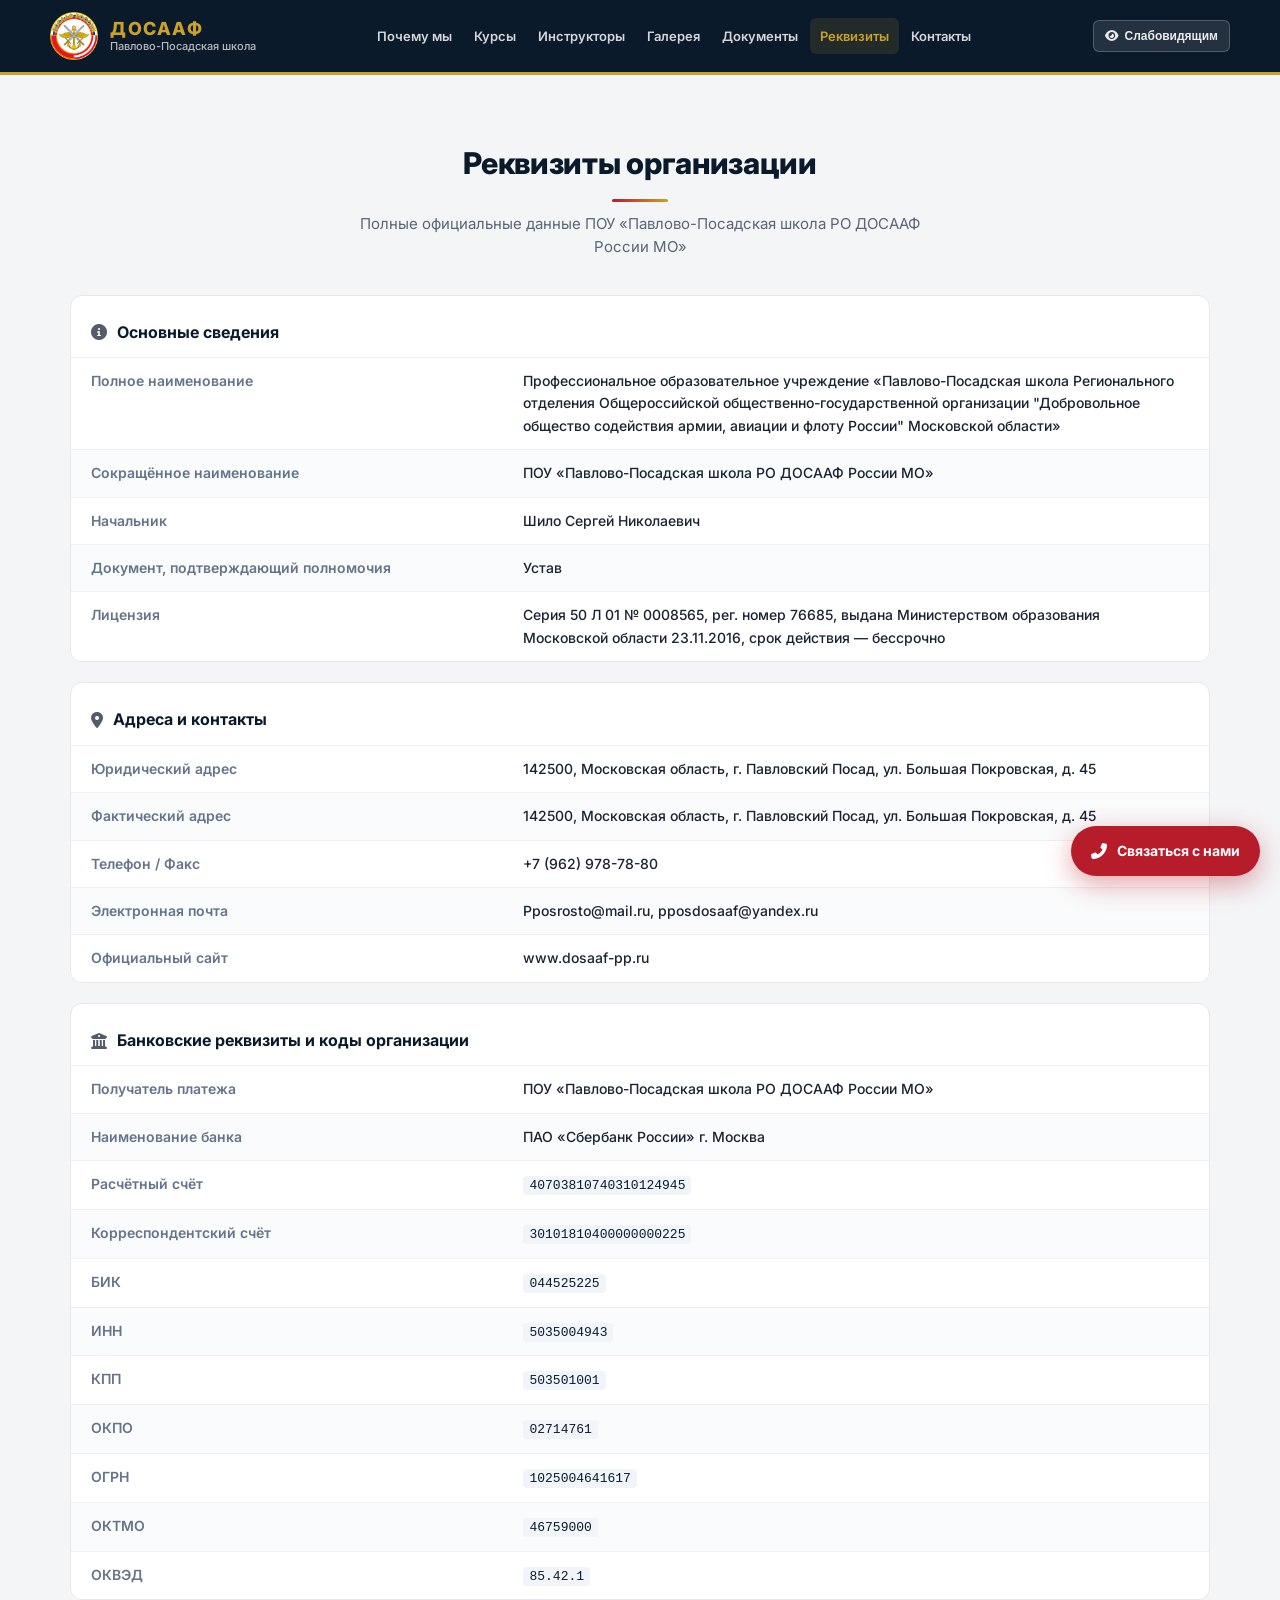
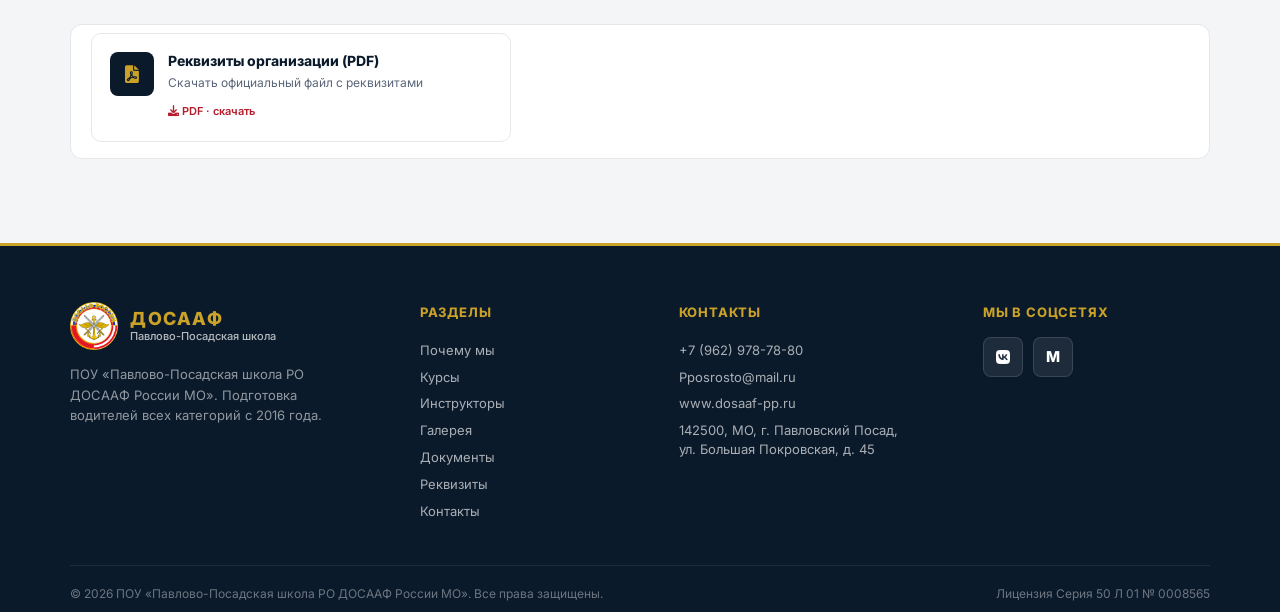
<file: requisites.html>
<!DOCTYPE html>
<html lang="ru">
<head>
  <meta charset="UTF-8">
  <meta name="viewport" content="width=device-width, initial-scale=1.0">
  <title>Реквизиты — ПОУ «Павлово-Посадская школа РО ДОСААФ России МО»</title>
  <link rel="preconnect" href="https://fonts.googleapis.com">
  <link rel="preconnect" href="https://fonts.gstatic.com" crossorigin>
  <link href="https://fonts.googleapis.com/css2?family=Inter:opsz,wght@14..32,400;14..32,500;14..32,600;14..32,700;14..32,800&display=swap" rel="stylesheet">
  <link rel="stylesheet" href="https://cdnjs.cloudflare.com/ajax/libs/font-awesome/6.0.0-beta3/css/all.min.css">
  <link rel="stylesheet" href="style.css">
</head>
<body>
  <header>
    <div class="container header-inner">
      <a href="index.html" class="logo">
        <img src="images/dosaaf-logo.png" alt="Логотип ДОСААФ">
        <div class="logo-text-block">
          <span class="logo-title">ДОСААФ</span>
          <span class="logo-sub">Павлово-Посадская школа</span>
        </div>
      </a>
      <nav class="nav-desktop">
        <a href="index.html">Почему мы</a>
        <a href="courses.html">Курсы</a>
        <a href="instructors.html">Инструкторы</a>
        <a href="gallery.html">Галерея</a>
        <a href="documents.html">Документы</a>
        <a href="requisites.html" class="active">Реквизиты</a>
        <a href="contacts.html">Контакты</a>
      </nav>
      <div class="header-actions">
        <button type="button" class="a11y-toggle" id="a11yToggle" aria-pressed="false" title="Версия для слабовидящих">
        <i class="fas fa-eye" aria-hidden="true"></i>
        <span class="label">Слабовидящим</span>
      </button>
        <button class="burger" id="burger" aria-label="Меню" aria-expanded="false">
        <span></span><span></span><span></span>
      </button>
      </div>
    </div>
    <div class="mobile-menu" id="mobileMenu">
      <nav class="mobile-nav">
        <a href="index.html">Почему мы</a>
        <a href="courses.html">Курсы</a>
        <a href="instructors.html">Инструкторы</a>
        <a href="gallery.html">Галерея</a>
        <a href="documents.html">Документы</a>
        <a href="requisites.html" class="active">Реквизиты</a>
        <a href="contacts.html">Контакты</a>
        <div class="mobile-nav-phone">
          <a href="tel:+79629787880"><i class="fas fa-phone-alt"></i> +7 (962) 978-78-80</a>
        </div>
      </nav>
    </div>
  </header>

  <section class="requisites">
    <div class="container">
      <h2 class="section-title">Реквизиты организации</h2>
      <p class="section-subtitle">Полные официальные данные ПОУ «Павлово-Посадская школа РО ДОСААФ России МО»</p>

      <!-- Основные сведения -->
      <div class="req-block">
        <h3 class="req-block-title"><i class="fas fa-info-circle"></i> Основные сведения</h3>
        <table class="req-table">
          <tbody>
            <tr>
              <td class="req-label">Полное наименование</td>
              <td>Профессиональное образовательное учреждение «Павлово-Посадская школа Регионального отделения Общероссийской общественно-государственной организации "Добровольное общество содействия армии, авиации и флоту России" Московской области»</td>
            </tr>
            <tr>
              <td class="req-label">Сокращённое наименование</td>
              <td>ПОУ «Павлово-Посадская школа РО ДОСААФ России МО»</td>
            </tr>
            <tr>
              <td class="req-label">Начальник</td>
              <td>Шило Сергей Николаевич</td>
            </tr>
            <tr>
              <td class="req-label">Документ, подтверждающий полномочия</td>
              <td>Устав</td>
            </tr>
            <tr>
              <td class="req-label">Лицензия</td>
              <td>Серия 50 Л 01 № 0008565, рег. номер 76685, выдана Министерством образования Московской области 23.11.2016, срок действия — бессрочно</td>
            </tr>
          </tbody>
        </table>
      </div>

      <!-- Адреса и контакты -->
      <div class="req-block">
        <h3 class="req-block-title"><i class="fas fa-map-marker-alt"></i> Адреса и контакты</h3>
        <table class="req-table">
          <tbody>
            <tr>
              <td class="req-label">Юридический адрес</td>
              <td>142500, Московская область, г. Павловский Посад, ул. Большая Покровская, д. 45</td>
            </tr>
            <tr>
              <td class="req-label">Фактический адрес</td>
              <td>142500, Московская область, г. Павловский Посад, ул. Большая Покровская, д. 45</td>
            </tr>
            <tr>
              <td class="req-label">Телефон / Факс</td>
              <td><a href="tel:+79629787880">+7 (962) 978-78-80</a></td>
            </tr>
            <tr>
              <td class="req-label">Электронная почта</td>
              <td><a href="mailto:Pposrosto@mail.ru">Pposrosto@mail.ru</a>, <a href="mailto:pposdosaaf@yandex.ru">pposdosaaf@yandex.ru</a></td>
            </tr>
            <tr>
              <td class="req-label">Официальный сайт</td>
              <td><a href="https://www.dosaaf-pp.ru" target="_blank">www.dosaaf-pp.ru</a></td>
            </tr>
          </tbody>
        </table>
      </div>

      <!-- Банковские реквизиты и коды организации (единый блок) -->
      <div class="req-block">
        <h3 class="req-block-title"><i class="fas fa-university"></i> Банковские реквизиты и коды организации</h3>

        <table class="req-table">
          <tbody>
            <tr>
              <td class="req-label">Получатель платежа</td>
              <td>ПОУ «Павлово-Посадская школа РО ДОСААФ России МО»</td>
            </tr>
            <tr>
              <td class="req-label">Наименование банка</td>
              <td>ПАО «Сбербанк России» г. Москва</td>
            </tr>
            <tr>
              <td class="req-label">Расчётный счёт</td>
              <td><code>40703810740310124945</code></td>
            </tr>
            <tr>
              <td class="req-label">Корреспондентский счёт</td>
              <td><code>30101810400000000225</code></td>
            </tr>
            <tr>
              <td class="req-label">БИК</td>
              <td><code>044525225</code></td>
            </tr>
            <tr>
              <td class="req-label">ИНН</td>
              <td><code>5035004943</code></td>
            </tr>
            <tr>
              <td class="req-label">КПП</td>
              <td><code>503501001</code></td>
            </tr>
            <tr>
              <td class="req-label">ОКПО</td>
              <td><code>02714761</code></td>
            </tr>
            <tr>
              <td class="req-label">ОГРН</td>
              <td><code>1025004641617</code></td>
            </tr>
            <tr>
              <td class="req-label">ОКТМО</td>
              <td><code>46759000</code></td>
            </tr>
            <tr>
              <td class="req-label">ОКВЭД</td>
              <td><code>85.42.1</code></td>
            </tr>
          </tbody>
        </table>
      </div>

      <div class="req-block reveal" style="margin-top: 24px;">
        <a href="documents/requisites.pdf" target="_blank" class="doc-card" style="display:flex; max-width:420px;">
          <div class="doc-icon"><i class="fas fa-file-pdf"></i></div>
          <div class="doc-body">
            <h4>Реквизиты организации (PDF)</h4>
            <p>Скачать официальный файл с реквизитами</p>
            <span class="doc-meta"><i class="fas fa-download"></i> PDF · скачать</span>
          </div>
        </a>
      </div>
    </div>
  </section>

  <footer>
    <div class="container">
      <div class="footer-grid">
        <div class="footer-brand">
          <a href="index.html" class="logo">
            <img src="images/dosaaf-logo.png" alt="Логотип ДОСААФ">
            <div class="logo-text-block">
              <span class="logo-title">ДОСААФ</span>
              <span class="logo-sub">Павлово-Посадская школа</span>
            </div>
          </a>
          <p>ПОУ «Павлово-Посадская школа РО ДОСААФ России МО». Подготовка водителей всех категорий с 2016 года.</p>
        </div>
        <div class="footer-links">
          <h4>Разделы</h4>
                              <a href="index.html">Почему мы</a>
          <a href="courses.html">Курсы</a>
          <a href="instructors.html">Инструкторы</a>
          <a href="gallery.html">Галерея</a>
          <a href="documents.html">Документы</a>
          <a href="requisites.html">Реквизиты</a>
          <a href="contacts.html">Контакты</a>
</div>
        <div class="footer-links">
          <h4>Контакты</h4>
          <a href="tel:+79629787880">+7 (962) 978-78-80</a>
          <a href="mailto:Pposrosto@mail.ru">Pposrosto@mail.ru</a>
          <a href="https://www.dosaaf-pp.ru" target="_blank">www.dosaaf-pp.ru</a>
          <a href="contacts.html">142500, МО, г. Павловский Посад,<br>ул. Большая Покровская, д. 45</a>
        </div>
        <div class="footer-links">
          <h4>Мы в соцсетях</h4>
          <div class="footer-social">
            <a href="https://vk.ru/ppdosaaf" target="_blank" rel="noopener" aria-label="ВКонтакте"><i class="fab fa-vk"></i></a>
            <a href="https://max.ru/" target="_blank" rel="noopener" class="social-max" aria-label="MAX" title="MAX: +7 (962) 978-78-80"><span class="max-icon">M</span></a>
          </div>
        </div>
      </div>
      <div class="footer-bottom">
        <div>© 2026 ПОУ «Павлово-Посадская школа РО ДОСААФ России МО». Все права защищены.</div>
        <div>Лицензия Серия 50 Л 01 № 0008565</div>
      </div>
    </div>
  </footer>

  <script>
    (function () {
      const burger = document.getElementById('burger');
      const mobileMenu = document.getElementById('mobileMenu');
      if (burger && mobileMenu) {
        function closeMenu() {
          burger.classList.remove('active');
          mobileMenu.classList.remove('open');
          burger.setAttribute('aria-expanded', 'false');
          document.body.style.overflow = '';
        }
        function openMenu() {
          burger.classList.add('active');
          mobileMenu.classList.add('open');
          burger.setAttribute('aria-expanded', 'true');
          document.body.style.overflow = 'hidden';
        }
        burger.addEventListener('click', function () {
          mobileMenu.classList.contains('open') ? closeMenu() : openMenu();
        });
        mobileMenu.addEventListener('click', function (e) {
          if (e.target === mobileMenu) closeMenu();
        });
        mobileMenu.querySelectorAll('a').forEach(function (l) { l.addEventListener('click', closeMenu); });
        document.addEventListener('keydown', function (e) { if (e.key === 'Escape') closeMenu(); });
      }
      const header = document.querySelector('header');
      if (header) {
        window.addEventListener('scroll', function () {
          header.classList.toggle('scrolled', window.scrollY > 20);
        }, { passive: true });
      }
      const reveals = document.querySelectorAll('.reveal');
      if (reveals.length && 'IntersectionObserver' in window) {
        const io = new IntersectionObserver(function (entries) {
          entries.forEach(function (e) {
            if (e.isIntersecting) { e.target.classList.add('visible'); io.unobserve(e.target); }
          });
        }, { threshold: 0.12, rootMargin: '0px 0px -40px 0px' });
        reveals.forEach(function (el) { io.observe(el); });
      } else {
        reveals.forEach(function (el) { el.classList.add('visible'); });
      }
      // Accessibility — simple B/W toggle
      (function () {
        var btn = document.getElementById('a11yToggle');
        if (!btn) return;
        var KEY = 'dosaaf-a11y';
        function apply(on) {
          document.body.classList.toggle('a11y-mode', on);
          btn.setAttribute('aria-pressed', on ? 'true' : 'false');
          var label = btn.querySelector('.label');
          if (label) label.textContent = on ? 'Обычная' : 'Слабовидящим';
          try { localStorage.setItem(KEY, on ? '1' : '0'); } catch (e) {}
        }
        try { if (localStorage.getItem(KEY) === '1') apply(true); } catch (e) {}
        btn.addEventListener('click', function () {
          apply(!document.body.classList.contains('a11y-mode'));
        });
      })();

    })();
  </script>

  <a href="contacts.html" class="fab-contact" aria-label="Связаться с нами">
    <i class="fas fa-phone-alt"></i>
    <span>Связаться с нами</span>
  </a>

</body>
</html>
</file>
<file: style.css>
/* ===== DOSAAF — патриотичный дизайн ===== */
:root {
  --navy: #0b1a2b;
  --navy-mid: #12263d;
  --navy-light: #1a3352;
  --red: #b71c2b;
  --red-deep: #8e1520;
  --gold: #c9a227;
  --gold-light: #e0c04a;
  --cream: #f5f2ea;
  --off-white: #f8f7f4;
  --text: #1a2332;
  --text-muted: #5a6577;
  --border: #e2ddd2;
  --white: #ffffff;
  --shadow: 0 8px 28px rgba(11, 26, 43, 0.1);
  --radius: 10px;
}

* {
  margin: 0;
  padding: 0;
  box-sizing: border-box;
}

html {
  scroll-behavior: smooth;
}

img, video, iframe {
  max-width: 100%;
  height: auto;
}

.header-inner > * {
  min-width: 0;
}

.feature-card,
.course-card,
.instructor-card,
.doc-card,

body {
  font-family: 'Inter', system-ui, -apple-system, sans-serif;
  background: #f4f5f7;
  color: var(--text);
  line-height: 1.6;
  overflow-x: hidden;
}

.container {
  max-width: 1180px;
  margin: 0 auto;
  padding: 0 20px;
}

img {
  max-width: 100%;
  display: block;
}

a {
  color: inherit;
  text-decoration: none;
}

/* ===== Animations ===== */
@keyframes fadeUp {
  from { opacity: 0; transform: translateY(22px); }
  to { opacity: 1; transform: translateY(0); }
}

@keyframes fadeIn {
  from { opacity: 0; }
  to { opacity: 1; }
}

.reveal {
  opacity: 0;
  transform: translateY(20px);
  transition: opacity 0.55s ease, transform 0.55s ease;
}

.reveal.visible {
  opacity: 1;
  transform: translateY(0);
}

.reveal-delay-1 { transition-delay: 0.05s; }
.reveal-delay-2 { transition-delay: 0.1s; }
.reveal-delay-3 { transition-delay: 0.15s; }
.reveal-delay-4 { transition-delay: 0.2s; }
.reveal-delay-5 { transition-delay: 0.25s; }
.reveal-delay-6 { transition-delay: 0.3s; }

/* ===== Header ===== */
header {
  position: sticky;
  top: 0;
  z-index: 1000;
  background: var(--navy);
  border-bottom: 3px solid var(--gold);
  padding: 0;
  transition: box-shadow 0.25s ease;
}

header.scrolled {
  box-shadow: 0 6px 24px rgba(0, 0, 0, 0.25);
}

.header-inner {
  display: flex;
  align-items: center;
  justify-content: space-between;
  gap: 12px;
  min-height: 72px;
  padding: 10px 0;
  flex-wrap: nowrap;
}

.header-actions {
  display: flex;
  align-items: center;
  gap: 8px;
  flex-shrink: 0;
  margin-left: auto;
}

.logo {
  display: flex;
  align-items: center;
  gap: 12px;
  flex-shrink: 0;
}

.logo img {
  width: 48px;
  height: 48px;
  object-fit: contain;
}

.logo-text-block {
  display: flex;
  flex-direction: column;
  line-height: 1.15;
}

.logo-title {
  font-size: 18px;
  font-weight: 800;
  letter-spacing: 1.5px;
  color: var(--gold);
  text-transform: uppercase;
}

.logo-sub {
  font-size: 11px;
  font-weight: 500;
  color: rgba(255, 255, 255, 0.7);
  max-width: 160px;
}

.nav-desktop {
  display: flex;
  align-items: center;
  gap: 2px;
  flex-wrap: nowrap;
  justify-content: center;
  flex: 1;
  min-width: 0;
  overflow: hidden;
}

.nav-desktop a {
  font-size: 13px;
  font-weight: 600;
  color: rgba(255, 255, 255, 0.82);
  padding: 8px 10px;
  border-radius: 6px;
  transition: color 0.2s, background 0.2s;
  white-space: nowrap;
}

.nav-desktop a:hover {
  color: var(--gold-light);
  background: rgba(255, 255, 255, 0.06);
}

.nav-desktop a.active {
  color: var(--gold);
  background: rgba(201, 162, 39, 0.12);
}

.header-phone {
  display: flex;
  align-items: center;
  gap: 8px;
  font-size: 14px;
  font-weight: 700;
  color: var(--white);
  background: var(--red);
  padding: 10px 16px;
  border-radius: 6px;
  transition: background 0.2s, transform 0.15s;
  white-space: nowrap;
  flex-shrink: 0;
}

.header-phone i {
  font-size: 13px;
}

.header-phone:hover {
  background: var(--red-deep);
  transform: translateY(-1px);
}

/* Burger */
.burger {
  display: none;
  flex-direction: column;
  justify-content: center;
  gap: 5px;
  width: 42px;
  height: 42px;
  background: transparent;
  border: 1px solid rgba(255, 255, 255, 0.25);
  border-radius: 6px;
  cursor: pointer;
  padding: 10px;
}

.burger span {
  display: block;
  height: 2px;
  background: var(--gold);
  border-radius: 2px;
  transition: transform 0.25s, opacity 0.25s;
}

.burger.active span:nth-child(1) {
  transform: translateY(7px) rotate(45deg);
}

.burger.active span:nth-child(2) {
  opacity: 0;
}

.burger.active span:nth-child(3) {
  transform: translateY(-7px) rotate(-45deg);
}

.mobile-menu {
  display: none;
  position: fixed;
  inset: 0;
  top: 72px;
  background: rgba(11, 26, 43, 0.96);
  z-index: 999;
  opacity: 0;
  pointer-events: none;
  transition: opacity 0.25s;
  overflow-y: auto;
}

.mobile-menu.open {
  display: block;
  opacity: 1;
  pointer-events: auto;
}

.mobile-nav {
  display: flex;
  flex-direction: column;
  padding: 24px 20px 40px;
  gap: 4px;
}

.mobile-nav a {
  font-size: 17px;
  font-weight: 600;
  color: rgba(255, 255, 255, 0.9);
  padding: 14px 16px;
  border-radius: 8px;
  border-bottom: 1px solid rgba(255, 255, 255, 0.06);
}

.mobile-nav a.active,
.mobile-nav a:hover {
  color: var(--gold);
  background: rgba(201, 162, 39, 0.1);
}

.mobile-nav-phone {
  margin-top: 20px;
  padding-top: 16px;
}

.mobile-nav-phone a {
  display: flex;
  align-items: center;
  gap: 10px;
  background: var(--red);
  color: white !important;
  justify-content: center;
  border: none !important;
  font-weight: 700;
}

/* ===== Hero ===== */
.hero {
  position: relative;
  background: linear-gradient(135deg, var(--navy) 0%, var(--navy-mid) 45%, #1a2f4a 100%);
  color: var(--white);
  padding: 72px 0 80px;
  overflow: hidden;
}

.hero::before {
  content: "";
  position: absolute;
  inset: 0;
  background:
    linear-gradient(90deg, transparent 0%, rgba(201, 162, 39, 0.03) 50%, transparent 100%),
    repeating-linear-gradient(
      -45deg,
      transparent,
      transparent 40px,
      rgba(255, 255, 255, 0.015) 40px,
      rgba(255, 255, 255, 0.015) 41px
    );
  pointer-events: none;
}

.hero::after {
  content: "";
  position: absolute;
  left: 0;
  right: 0;
  bottom: 0;
  height: 4px;
  background: linear-gradient(90deg, var(--red) 0%, var(--gold) 50%, var(--red) 100%);
}

.hero-grid {
  position: relative;
  z-index: 1;
}

.hero-content {
  max-width: 720px;
}

.hero-badge {
  display: inline-flex;
  align-items: center;
  gap: 8px;
  font-size: 12px;
  font-weight: 700;
  letter-spacing: 0.6px;
  text-transform: uppercase;
  color: var(--navy);
  background: var(--gold);
  padding: 8px 14px;
  border-radius: 4px;
  margin-bottom: 22px;
}

.hero-title {
  font-size: 42px;
  font-weight: 800;
  line-height: 1.15;
  letter-spacing: -0.5px;
  margin-bottom: 18px;
  color: var(--white);
}

.hero-title span {
  color: var(--gold);
}

.hero-text {
  font-size: 17px;
  line-height: 1.65;
  color: rgba(255, 255, 255, 0.82);
  margin-bottom: 28px;
  max-width: 560px;
}

.hero-stats {
  display: flex;
  flex-wrap: wrap;
  gap: 28px;
  margin-bottom: 32px;
  padding: 20px 0;
  border-top: 1px solid rgba(255, 255, 255, 0.1);
  border-bottom: 1px solid rgba(255, 255, 255, 0.1);
}

.stat-item h3 {
  font-size: 28px;
  font-weight: 800;
  color: var(--gold);
  line-height: 1.1;
}

.stat-item p {
  font-size: 13px;
  color: rgba(255, 255, 255, 0.65);
  margin-top: 4px;
}

.hero-buttons {
  display: flex;
  flex-wrap: wrap;
  gap: 12px;
}

/* ===== Buttons ===== */
.btn {
  display: inline-flex;
  align-items: center;
  justify-content: center;
  gap: 8px;
  font-size: 15px;
  font-weight: 700;
  padding: 14px 24px;
  border-radius: 6px;
  background: var(--red);
  color: var(--white);
  border: 2px solid var(--red);
  cursor: pointer;
  transition: background 0.2s, transform 0.15s, box-shadow 0.2s;
}

.btn:hover {
  background: var(--red-deep);
  border-color: var(--red-deep);
  transform: translateY(-2px);
  box-shadow: 0 8px 20px rgba(183, 28, 43, 0.35);
}

.btn:active {
  transform: translateY(0);
}

.btn-outline {
  background: transparent;
  color: var(--white);
  border-color: rgba(255, 255, 255, 0.45);
}

.btn-outline:hover {
  background: rgba(255, 255, 255, 0.08);
  border-color: var(--gold);
  color: var(--gold);
  box-shadow: none;
}

/* Outline on light backgrounds */
.course-card .btn-outline,
.price-note .btn-outline,
section:not(.hero) .btn-outline {
  color: var(--navy);
  border-color: var(--navy);
}

.course-card .btn-outline:hover,
section:not(.hero) .btn-outline:hover {
  background: var(--navy);
  color: var(--white);
  border-color: var(--navy);
}

/* ===== Sections ===== */
.section-title {
  font-size: 30px;
  font-weight: 800;
  color: var(--navy);
  text-align: center;
  margin-bottom: 10px;
  position: relative;
  letter-spacing: -0.3px;
}

.section-title::after {
  content: "";
  display: block;
  width: 56px;
  height: 3px;
  background: linear-gradient(90deg, var(--red), var(--gold));
  margin: 12px auto 0;
  border-radius: 2px;
}

.section-subtitle {
  text-align: center;
  font-size: 15px;
  color: var(--text-muted);
  max-width: 560px;
  margin: 0 auto 36px;
  line-height: 1.55;
}

/* ===== Features ===== */
.features {
  padding: 64px 0;
  background: #f4f5f7;
}

.features-grid {
  display: grid;
  grid-template-columns: repeat(3, 1fr);
  gap: 18px;
}

.feature-card {
  background: #ffffff;
  border: 1px solid #e5e7eb;
  border-top: 3px solid var(--red);
  border-radius: 12px;
  padding: 26px 22px;
  transition: transform 0.25s, box-shadow 0.25s;
}

.feature-card:hover {
  transform: translateY(-4px);
  box-shadow: var(--shadow);
  border-top-color: var(--gold);
}

.feature-icon {
  width: 48px;
  height: 48px;
  display: flex;
  align-items: center;
  justify-content: center;
  background: var(--navy);
  color: var(--gold);
  border-radius: 8px;
  font-size: 20px;
  margin-bottom: 16px;
}

.feature-card h3 {
  font-size: 17px;
  font-weight: 750;
  color: var(--navy);
  margin-bottom: 8px;
}

.feature-card p {
  font-size: 14px;
  color: var(--text-muted);
  line-height: 1.55;
}

/* ===== Courses ===== */
.courses {
  padding: 64px 0;
  background: #f4f5f7;
}

.courses-grid {
  display: grid;
  grid-template-columns: repeat(auto-fit, minmax(250px, 1fr));
  gap: 20px;
  margin-bottom: 28px;
}

.course-card {
  background: var(--white);
  border: 1px solid var(--border);
  border-radius: var(--radius);
  padding: 28px 24px;
  display: flex;
  flex-direction: column;
  transition: transform 0.25s, box-shadow 0.25s;
  position: relative;
  overflow: hidden;
}

.course-card::before {
  content: "";
  position: absolute;
  top: 0;
  left: 0;
  right: 0;
  height: 3px;
  background: linear-gradient(90deg, var(--red), var(--gold));
}

.course-card:hover {
  transform: translateY(-4px);
  box-shadow: var(--shadow);
}

.course-tag {
  display: inline-block;
  font-size: 11px;
  font-weight: 700;
  letter-spacing: 0.5px;
  text-transform: uppercase;
  color: var(--red);
  background: rgba(183, 28, 43, 0.08);
  padding: 5px 10px;
  border-radius: 4px;
  margin-bottom: 14px;
  width: fit-content;
}

.course-card h3 {
  font-size: 18px;
  font-weight: 750;
  color: var(--navy);
  margin-bottom: 12px;
}

.course-price {
  font-size: 28px;
  font-weight: 800;
  color: var(--navy);
  margin-bottom: 12px;
}

.course-price small {
  font-size: 13px;
  font-weight: 500;
  color: var(--text-muted);
}

.course-desc {
  font-size: 14px;
  color: var(--text-muted);
  margin-bottom: 20px;
  flex-grow: 1;
}

.course-card .btn {
  width: 100%;
}

.price-note {
  background: var(--navy);
  color: rgba(255, 255, 255, 0.9);
  border-radius: var(--radius);
  padding: 20px 24px;
  border-left: 4px solid var(--gold);
}

.price-note p {
  font-size: 14px;
  line-height: 1.6;
}

.price-note a {
  color: var(--gold-light);
  text-decoration: underline;
  text-underline-offset: 2px;
}

.price-note strong {
  color: var(--white);
}

/* ===== Instructors ===== */
.instructors {
  padding: 64px 0;
  background: #f4f5f7;
}

.instructors-grid {
  display: grid;
  grid-template-columns: repeat(auto-fill, minmax(280px, 1fr));
  gap: 24px;
}

.instructor-card {
  background: var(--white);
  border: 1px solid var(--border);
  border-radius: 14px;
  padding: 32px 24px 28px;
  text-align: center;
  transition: transform 0.25s, box-shadow 0.25s;
}

.instructor-card:hover {
  transform: translateY(-3px);
  box-shadow: var(--shadow);
}

.instructor-avatar {
  width: 180px;
  height: 180px;
  border-radius: 50%;
  margin: 0 auto 18px;
  display: flex;
  align-items: center;
  justify-content: center;
  font-size: 42px;
  font-weight: 800;
  color: var(--white);
  border: 4px solid var(--gold);
  letter-spacing: 0.5px;
}

.av-1 { background: linear-gradient(135deg, var(--navy), var(--navy-light)); }
.av-2 { background: linear-gradient(135deg, var(--red-deep), var(--red)); }
.av-3 { background: linear-gradient(135deg, #1a3a5c, #2a5a8a); }
.av-4 { background: linear-gradient(135deg, #5c3a1a, #8a5a2a); }

.instructor-card h4 {
  font-size: 17px;
  font-weight: 750;
  color: var(--navy);
  margin-bottom: 6px;
  line-height: 1.35;
}

.instructor-card p {
  font-size: 13px;
  color: var(--text-muted);
  margin-bottom: 10px;
}

/* ===== Gallery ===== */
.gallery {
  padding: 64px 0;
  background: #f4f5f7;
  min-height: 50vh;
}

.gallery-group-title {
  font-size: 18px;
  font-weight: 750;
  color: var(--navy);
  margin: 32px 0 16px;
  display: flex;
  align-items: center;
  gap: 10px;
}

.gallery-group-title:first-of-type {
  margin-top: 4px;
}

.gallery-group-title i {
  color: var(--red);
}

.gallery-grid {
  display: grid;
  grid-template-columns: repeat(auto-fill, minmax(260px, 1fr));
  gap: 14px;
}

.gallery-item {
  margin: 0;
  border-radius: 8px;
  overflow: hidden;
  background: #ddd;
  aspect-ratio: 4 / 3;
  border: 2px solid var(--border);
  transition: transform 0.25s, box-shadow 0.25s, border-color 0.25s;
}

.gallery-item:hover {
  transform: translateY(-3px);
  box-shadow: var(--shadow);
  border-color: var(--gold);
}

.gallery-item img {
  width: 100%;
  height: 100%;
  object-fit: cover;
}

/* ===== Documents ===== */
.documents {
  padding: 64px 0;
  background: #f4f5f7;
}

.docs-group-title:first-of-type {
  margin-top: 4px;
}

.docs-grid {
  display: grid;
  grid-template-columns: repeat(auto-fill, minmax(280px, 1fr));
  gap: 14px;
}

.doc-card {
  display: flex;
  gap: 14px;
  background: var(--white);
  border: 1px solid var(--border);
  border-radius: var(--radius);
  padding: 18px;
  transition: transform 0.2s, box-shadow 0.2s, border-color 0.2s;
}

.doc-card:hover {
  transform: translateY(-2px);
  box-shadow: var(--shadow);
  border-color: var(--gold);
}

.doc-icon {
  width: 44px;
  height: 44px;
  flex-shrink: 0;
  display: flex;
  align-items: center;
  justify-content: center;
  background: var(--navy);
  color: var(--gold);
  border-radius: 8px;
  font-size: 18px;
}

.doc-body h4 {
  font-size: 14px;
  font-weight: 750;
  color: var(--navy);
  margin-bottom: 4px;
  line-height: 1.3;
}

.doc-body p {
  font-size: 12px;
  color: var(--text-muted);
  margin-bottom: 6px;
  line-height: 1.4;
}

.doc-meta {
  font-size: 11px;
  font-weight: 600;
  color: var(--red);
}

.docs-note {
  margin-top: 28px;
  padding: 16px 20px;
  background: rgba(201, 162, 39, 0.1);
  border-left: 4px solid var(--gold);
  border-radius: 0 var(--radius) var(--radius) 0;
  font-size: 14px;
  color: var(--text-muted);
}

/* ===== Requisites ===== */
.requisites {
  padding: 64px 0;
  background: #f4f5f7;
}

.req-table {
  width: 100%;
  border-collapse: collapse;
  background: var(--white);
  border-radius: var(--radius);
  overflow: hidden;
  border: 1px solid var(--border);
  box-shadow: var(--shadow);
}

.req-table th,
.req-table td {
  padding: 14px 18px;
  text-align: left;
  border-bottom: 1px solid var(--border);
  font-size: 14px;
}

.req-table th {
  background: var(--navy);
  color: var(--gold);
  font-weight: 700;
  width: 40%;
}

.req-table td {
  color: var(--text);
  font-weight: 500;
}

.req-table tr:last-child th,
.req-table tr:last-child td {
  border-bottom: none;
}

.req-table tr:nth-child(even) td {
  background: rgba(245, 242, 234, 0.5);
}

/* Requisites blocks */
.req-block {
  margin-bottom: 28px;
}

.req-block-title {
  font-size: 17px;
  font-weight: 750;
  color: var(--navy);
  margin-bottom: 12px;
  display: flex;
  align-items: center;
  gap: 10px;
}

.req-block-title i {
  color: var(--red);
}

.req-table .req-label,
.req-table td.req-label {
  background: var(--navy);
  color: var(--gold);
  font-weight: 700;
  width: 36%;
  vertical-align: top;
}

.req-table code {
  font-family: ui-monospace, monospace;
  font-size: 13px;
  background: rgba(11, 26, 43, 0.06);
  padding: 2px 6px;
  border-radius: 4px;
}

/* ===== Contacts ===== */
.contacts {
  padding: 64px 0;
  background: #f4f5f7;
}

.contacts-grid {
  display: grid;
  grid-template-columns: repeat(auto-fit, minmax(260px, 1fr));
  gap: 18px;
}

.contact-card .contact-icon {
  width: 48px;
  height: 48px;
  display: flex;
  align-items: center;
  justify-content: center;
  background: var(--navy);
  color: var(--gold);
  border-radius: 8px;
  font-size: 20px;
  margin-bottom: 16px;
}

.contact-card p,

.contact-card a:hover {
  color: var(--red);
}

/* ===== Footer ===== */
footer {
  background: var(--navy);
  color: rgba(255, 255, 255, 0.75);
  padding: 56px 0 0;
  border-top: 3px solid var(--gold);
}

.footer-grid {
  display: grid;
  grid-template-columns: 1.4fr 1fr 1.2fr 1fr;
  gap: 32px;
  padding-bottom: 40px;
}

.footer-brand .logo {
  margin-bottom: 14px;
}

.footer-brand p {
  font-size: 13px;
  line-height: 1.6;
  color: rgba(255, 255, 255, 0.55);
  max-width: 280px;
}

.footer-links h4 {
  font-size: 13px;
  font-weight: 750;
  color: var(--gold);
  text-transform: uppercase;
  letter-spacing: 0.8px;
  margin-bottom: 14px;
}

.footer-links a {
  display: block;
  font-size: 13px;
  color: rgba(255, 255, 255, 0.65);
  padding: 4px 0;
  transition: color 0.2s;
  line-height: 1.45;
}

.footer-links a:hover {
  color: var(--gold-light);
}

.footer-social {
  display: flex;
  gap: 10px;
  margin-top: 4px;
}

.footer-social a {
  width: 40px;
  height: 40px;
  display: flex;
  align-items: center;
  justify-content: center;
  background: rgba(255, 255, 255, 0.08);
  border: 1px solid rgba(255, 255, 255, 0.12);
  border-radius: 8px;
  color: var(--white);
  font-size: 16px;
  padding: 0;
  transition: background 0.2s, border-color 0.2s, color 0.2s;
}

.footer-social a:hover {
  background: var(--red);
  border-color: var(--red);
  color: var(--white);
}

.social-max .max-icon {
  font-family: 'Inter', sans-serif;
  font-weight: 800;
  font-size: 15px;
  color: inherit;
}

.footer-bottom {
  border-top: 1px solid rgba(255, 255, 255, 0.08);
  padding: 18px 0;
  display: flex;
  flex-wrap: wrap;
  justify-content: space-between;
  gap: 10px;
  font-size: 12px;
  color: rgba(255, 255, 255, 0.4);
}

/* ===== Responsive ===== */
@media (max-width: 1100px) {
  .nav-desktop a {
    font-size: 12px;
    padding: 6px 8px;
  }
}

@media (max-width: 992px) {
  .nav-desktop { display: none; }
  .burger { display: flex; }
  .header-phone { display: none; }
  .features-grid { grid-template-columns: repeat(2, 1fr); }
  .footer-grid { grid-template-columns: 1fr 1fr; gap: 28px; }
  .hero-title { font-size: 34px; }
  .header-inner { gap: 10px; }
  .logo img { width: 42px; height: 42px; }
}

@media (max-width: 900px) {
  .instructors-grid { grid-template-columns: repeat(auto-fill, minmax(240px, 1fr)); }
  .instructor-photo, .instructor-avatar { width: 150px; height: 150px; }
  .instructor-avatar { font-size: 36px; }
}
@media (max-width: 768px) {
  .header-inner { min-height: 64px; }
  .mobile-menu { top: 64px; }
  .hero { padding: 48px 0 56px; }
  .hero-title { font-size: 28px; }
  .hero-text { font-size: 15px; }
  .hero-stats { gap: 20px; }
  .stat-item h3 { font-size: 24px; }
  .section-title { font-size: 26px; }
  .features, .courses, .instructors, .gallery, .documents, .requisites, .contacts {
    padding: 52px 0;
  }
  .features-grid { grid-template-columns: 1fr; }
  .gallery-grid { grid-template-columns: 1fr 1fr; gap: 10px; }
  .footer-grid { grid-template-columns: 1fr; gap: 24px; }
  .req-table th, .req-table td {
    display: block;
    width: 100%;
  }
  .req-table th {
    padding-bottom: 4px;
  }
  .req-table td {
    padding-top: 4px;
    border-bottom: 1px solid var(--border);
  }
}

@media (max-width: 480px) {
  .hero-title { font-size: 24px; }
  .hero-buttons { flex-direction: column; }
  .hero-buttons .btn { width: 100%; }
  .gallery-grid { grid-template-columns: 1fr; }
  .logo-sub { display: none; }
}

/* ===== Instructor photos ===== */
.instructor-photo {
  width: 180px;
  height: 180px;
  border-radius: 50%;
  margin: 0 auto 18px;
  overflow: hidden;
  border: 4px solid var(--gold);
  background: #e8eaed;
  box-shadow: 0 6px 20px rgba(11, 26, 43, 0.14);
}

.instructor-photo img {
  width: 100%;
  height: 100%;
  object-fit: cover;
  object-position: center 12%;
}

/* ===== Floating contact button ===== */
.fab-contact {
  position: fixed;
  right: 20px;
  bottom: 24px;
  z-index: 900;
  display: inline-flex;
  align-items: center;
  gap: 10px;
  background: var(--red);
  color: #fff !important;
  text-decoration: none !important;
  font-weight: 700;
  font-size: 14px;
  padding: 14px 20px;
  border-radius: 50px;
  box-shadow: 0 8px 28px rgba(183, 28, 43, 0.4);
  transition: transform 0.2s, box-shadow 0.2s, background 0.2s;
  border: none;
}

.fab-contact i {
  font-size: 16px;
}

.fab-contact:hover {
  background: var(--red-deep);
  transform: translateY(-3px);
  box-shadow: 0 12px 32px rgba(183, 28, 43, 0.5);
}

@media (max-width: 480px) {
  .fab-contact span { display: none; }
  .fab-contact {
    width: 56px;
    height: 56px;
    padding: 0;
    justify-content: center;
    border-radius: 50%;
    right: 16px;
    bottom: 20px;
  }
}

/* ===== Contacts redesign ===== */
.contact {
  padding: 64px 0 80px;
  background: #f4f5f7;
}

.contacts-layout {
  display: grid;
  grid-template-columns: 1fr 320px;
  gap: 24px;
  align-items: start;
}

.contact-hero-card {
  display: flex;
  align-items: center;
  gap: 20px;
  background: var(--navy);
  color: #fff;
  border-radius: 14px;
  padding: 28px 28px;
  margin-bottom: 18px;
  border-bottom: 3px solid var(--gold);
}

.contact-hero-icon {
  width: 56px;
  height: 56px;
  border-radius: 50%;
  background: var(--red);
  display: flex;
  align-items: center;
  justify-content: center;
  font-size: 22px;
  flex-shrink: 0;
}

.contact-hero-label {
  font-size: 12px;
  font-weight: 600;
  text-transform: uppercase;
  letter-spacing: 0.6px;
  color: rgba(255,255,255,0.65);
  margin-bottom: 4px;
}

.contact-hero-value {
  font-size: 28px;
  font-weight: 800;
  color: #fff !important;
  text-decoration: none !important;
  letter-spacing: -0.3px;
}

.contact-hero-value:hover {
  color: var(--gold-light) !important;
}

.contact-hero-hint {
  font-size: 13px;
  color: rgba(255,255,255,0.55);
  margin-top: 4px;
}

.contacts-grid-modern {
  display: grid;
  grid-template-columns: 1fr 1fr;
  gap: 14px;
}

.contact-item {
  display: flex;
  gap: 14px;
  background: #fff;
  border: 1px solid #e5e7eb;
  border-radius: 12px;
  padding: 20px 18px;
  transition: box-shadow 0.2s, border-color 0.2s;
}

.contact-item:hover {
  border-color: #d4af37;
  box-shadow: 0 6px 20px rgba(11, 26, 43, 0.06);
}

.contact-item-icon {
  width: 42px;
  height: 42px;
  border-radius: 10px;
  background: var(--navy);
  color: var(--gold);
  display: flex;
  align-items: center;
  justify-content: center;
  font-size: 16px;
  flex-shrink: 0;
}

.contact-item h3 {
  font-size: 14px;
  font-weight: 750;
  color: var(--navy);
  margin-bottom: 6px;
}

.contact-item p {
  font-size: 13px;
  color: var(--text-muted);
  line-height: 1.5;
  margin: 0;
}

.contact-item a {
  color: var(--navy);
  text-decoration: none;
  font-weight: 600;
}

.contact-item a:hover {
  color: var(--red);
  text-decoration: underline;
}

.contacts-aside-card {
  background: #fff;
  border: 1px solid #e5e7eb;
  border-radius: 14px;
  padding: 28px 24px;
  text-align: center;
  border-top: 3px solid var(--red);
  position: sticky;
  top: 90px;
}

.contacts-aside-badge {
  display: inline-block;
  font-size: 11px;
  font-weight: 800;
  letter-spacing: 1px;
  color: var(--navy);
  background: var(--gold);
  padding: 4px 10px;
  border-radius: 4px;
  margin-bottom: 14px;
}

.contacts-aside-card h3 {
  font-size: 13px;
  font-weight: 600;
  color: var(--text-muted);
  margin-bottom: 6px;
}

.contacts-aside-name {
  font-size: 18px;
  font-weight: 800;
  color: var(--navy);
  margin-bottom: 8px;
}

.contacts-aside-btn {
  width: 100%;
  margin-top: 10px;
  justify-content: center;
}

.contacts-aside-social {
  display: flex;
  justify-content: center;
  gap: 10px;
  margin-top: 20px;
  padding-top: 16px;
  border-top: 1px solid #e5e7eb;
}

.contacts-aside-social a {
  width: 42px;
  height: 42px;
  display: flex;
  align-items: center;
  justify-content: center;
  background: var(--navy);
  color: #fff;
  border-radius: 10px;
  font-size: 18px;
  transition: background 0.2s;
}

.contacts-aside-social a:hover {
  background: var(--red);
}

.contacts-aside-social .max-icon {
  font-weight: 800;
  font-size: 15px;
}

@media (max-width: 900px) {
  .contacts-layout {
    grid-template-columns: 1fr;
  }
  .contacts-aside-card {
    position: static;
  }
  .contacts-grid-modern {
    grid-template-columns: 1fr;
  }
  .contact-hero-value {
    font-size: 22px;
  }
}

/* Hide old header phone if any leftover */
.header-phone { display: none !important; }

/* ===== A11Y simplified: pure B/W, no font scaling ===== */
.a11y-toggle {
  display: inline-flex;
  align-items: center;
  gap: 6px;
  font-size: 12px;
  font-weight: 600;
  color: rgba(255, 255, 255, 0.9);
  background: rgba(255, 255, 255, 0.1);
  border: 1px solid rgba(255, 255, 255, 0.22);
  border-radius: 6px;
  padding: 8px 11px;
  cursor: pointer;
  white-space: nowrap;
  line-height: 1.2;
}

.a11y-toggle:hover {
  background: rgba(255, 255, 255, 0.18);
  color: #e0c04a;
}

body.a11y-mode {
  background: #fff !important;
  color: #000 !important;
  font-family: Arial, Helvetica, sans-serif !important;
}

body.a11y-mode header {
  background: #000 !important;
  border-bottom: 3px solid #fff !important;
}

body.a11y-mode .logo-title { color: #fff !important; }
body.a11y-mode .logo-sub { color: #ccc !important; }

body.a11y-mode .nav-desktop {
  flex-wrap: wrap;
  overflow: visible;
}
body.a11y-mode .nav-desktop a {
  color: #fff !important;
  background: transparent !important;
  font-size: 13px !important;
  padding: 6px 8px !important;
}
body.a11y-mode .nav-desktop a.active {
  text-decoration: underline;
  background: #222 !important;
}

body.a11y-mode .a11y-toggle {
  background: #fff !important;
  color: #000 !important;
  border: 2px solid #fff !important;
}

body.a11y-mode .burger span { background: #fff !important; }
body.a11y-mode .burger { border-color: #fff !important; }

body.a11y-mode .hero {
  background: #000 !important;
  color: #fff !important;
}
body.a11y-mode .hero::before,
body.a11y-mode .hero::after { display: none !important; }
body.a11y-mode .hero-title,
body.a11y-mode .hero-title span { color: #fff !important; }
body.a11y-mode .hero-text { color: #eee !important; }
body.a11y-mode .hero-badge {
  background: #fff !important;
  color: #000 !important;
}
body.a11y-mode .stat-item h3 { color: #fff !important; }

body.a11y-mode .btn {
  background: #000 !important;
  color: #fff !important;
  border: 2px solid #000 !important;
}
body.a11y-mode .btn-outline,
body.a11y-mode section:not(.hero) .btn-outline {
  background: #fff !important;
  color: #000 !important;
  border: 2px solid #000 !important;
}

body.a11y-mode .feature-card,
body.a11y-mode .course-card,
body.a11y-mode .instructor-card,
body.a11y-mode .doc-card,
body.a11y-mode .contact-item,
body.a11y-mode .contacts-aside-card,
body.a11y-mode .gallery-item,
body.a11y-mode .req-table {
  background: #fff !important;
  border: 2px solid #000 !important;
  box-shadow: none !important;
}

body.a11y-mode .section-title,
body.a11y-mode .feature-card h3,
body.a11y-mode .course-card h3,
body.a11y-mode .instructor-card h4,
body.a11y-mode .contact-item h3,
body.a11y-mode .contacts-aside-name {
  color: #000 !important;
}

body.a11y-mode .section-subtitle,
body.a11y-mode .feature-card p,
body.a11y-mode .course-desc,
body.a11y-mode .contact-item p {
  color: #000 !important;
}

body.a11y-mode .feature-icon,
body.a11y-mode .contact-item-icon,
body.a11y-mode .doc-icon {
  background: #000 !important;
  color: #fff !important;
}

body.a11y-mode .contact-hero-card {
  background: #000 !important;
  border-bottom: 3px solid #fff !important;
}
body.a11y-mode .contact-hero-value { color: #fff !important; }
body.a11y-mode .contact-hero-icon { background: #fff !important; color: #000 !important; }

body.a11y-mode .price-note {
  background: #fff !important;
  color: #000 !important;
  border: 2px solid #000 !important;
}

body.a11y-mode footer {
  background: #000 !important;
  border-top: 3px solid #fff !important;
  color: #fff !important;
}
body.a11y-mode .footer-links a,
body.a11y-mode .footer-brand p { color: #fff !important; }
body.a11y-mode .footer-links h4 { color: #fff !important; text-decoration: underline; }

body.a11y-mode .fab-contact {
  background: #000 !important;
  color: #fff !important;
  border: 3px solid #fff !important;
  box-shadow: none !important;
}

body.a11y-mode .instructor-photo,
body.a11y-mode .gallery-item img {
  filter: grayscale(100%);
}

body.a11y-mode a { text-decoration: underline; }

body.a11y-mode .features,
body.a11y-mode .courses,
body.a11y-mode .instructors,
body.a11y-mode .gallery,
body.a11y-mode .documents,
body.a11y-mode .requisites,
body.a11y-mode .contact {
  background: #fff !important;
}

@media (max-width: 992px) {
  .a11y-toggle .label { display: none; }
}

/* Requisites — unified neutral style */
.requisites .req-block {
  margin-bottom: 20px;
  background: #fff;
  border: 1px solid #e5e7eb;
  border-radius: 12px;
  padding: 8px 0 0;
  overflow: hidden;
}

.requisites .req-block-title {
  font-size: 16px;
  font-weight: 700;
  color: var(--navy);
  margin: 0 0 0;
  padding: 16px 20px 12px;
  display: flex;
  align-items: center;
  gap: 10px;
  border-bottom: 1px solid #eef0f3;
}

.requisites .req-block-title i {
  color: var(--navy);
  opacity: 0.7;
}

.requisites .req-table {
  width: 100%;
  border-collapse: collapse;
  background: transparent;
  border: none;
  border-radius: 0;
  box-shadow: none;
  overflow: visible;
}

.requisites .req-table th,
.requisites .req-table td,
.requisites .req-table .req-label,
.requisites .req-table td.req-label {
  padding: 12px 20px;
  text-align: left;
  border-bottom: 1px solid #eef0f3;
  font-size: 14px;
  background: #fff !important;
  color: var(--text) !important;
  font-weight: 500;
  width: auto;
  vertical-align: top;
}

.requisites .req-table .req-label,
.requisites .req-table td.req-label,
.requisites .req-table th {
  color: #64748b !important;
  font-weight: 600;
  width: 38%;
}

.requisites .req-table tr:last-child th,
.requisites .req-table tr:last-child td {
  border-bottom: none;
}

.requisites .req-table tr:nth-child(even) td {
  background: #fafbfc !important;
}

.requisites .req-table code {
  font-family: ui-monospace, monospace;
  font-size: 13px;
  background: #f1f5f9;
  padding: 2px 6px;
  border-radius: 4px;
  color: var(--navy);
}

.requisites .doc-card {
  border: 1px solid #e5e7eb;
  background: #fff;
  margin: 0 20px 16px;
}

.a11y-panel, #a11yPanel, #a11yOn, #a11yOff, .a11y-sizes, .a11y-actions, .a11y-row {
  display: none !important;
}

/* ===== Documents accordion ===== */
.docs-accordion {
  display: flex;
  flex-direction: column;
  gap: 10px;
  max-width: 900px;
  margin: 0 auto 28px;
}

.docs-acc-item {
  background: #fff;
  border: 1px solid #e5e7eb;
  border-radius: 12px;
  overflow: hidden;
}

.docs-acc-btn {
  width: 100%;
  display: flex;
  align-items: center;
  justify-content: space-between;
  gap: 12px;
  padding: 16px 20px;
  background: #fff;
  border: none;
  cursor: pointer;
  font-family: inherit;
  font-size: 15px;
  font-weight: 700;
  color: var(--navy);
  text-align: left;
  transition: background 0.2s;
}

.docs-acc-btn:hover {
  background: #f8f9fb;
}

.docs-acc-btn span {
  display: flex;
  align-items: center;
  gap: 10px;
}

.docs-acc-btn span i {
  color: var(--red);
  width: 20px;
  text-align: center;
}

.docs-acc-chevron {
  color: #94a3b8;
  transition: transform 0.25s ease;
  font-size: 13px;
}

.docs-acc-item.open .docs-acc-chevron {
  transform: rotate(180deg);
}

.docs-acc-panel {
  display: none;
  padding: 0 16px 16px;
  border-top: 1px solid #eef0f3;
}

.docs-acc-item.open .docs-acc-panel {
  display: block;
}

.docs-acc-panel .docs-grid {
  margin-top: 14px;
}

/* ===== Instructor meta ===== */
.instructor-role {
  font-size: 13px !important;
  color: var(--text-muted) !important;
  margin-bottom: 10px !important;
}

.instructor-meta {
  display: flex;
  flex-direction: column;
  gap: 5px;
  margin-bottom: 12px;
  font-size: 13px;
  color: #64748b;
}

.instructor-meta span {
  display: flex;
  align-items: center;
  justify-content: center;
  gap: 6px;
}

.instructor-meta i {
  color: var(--red);
  font-size: 11px;
  width: 14px;
}

.instructor-cats {
  display: flex;
  justify-content: center;
  gap: 6px;
  flex-wrap: wrap;
}

.instructor-cats span {
  display: inline-flex;
  align-items: center;
  justify-content: center;
  min-width: 32px;
  height: 30px;
  padding: 0 10px;
  font-size: 13px;
  font-weight: 800;
  color: var(--navy);
  background: #f1f5f9;
  border: 1px solid #e2e8f0;
  border-radius: 6px;
}
</file>
